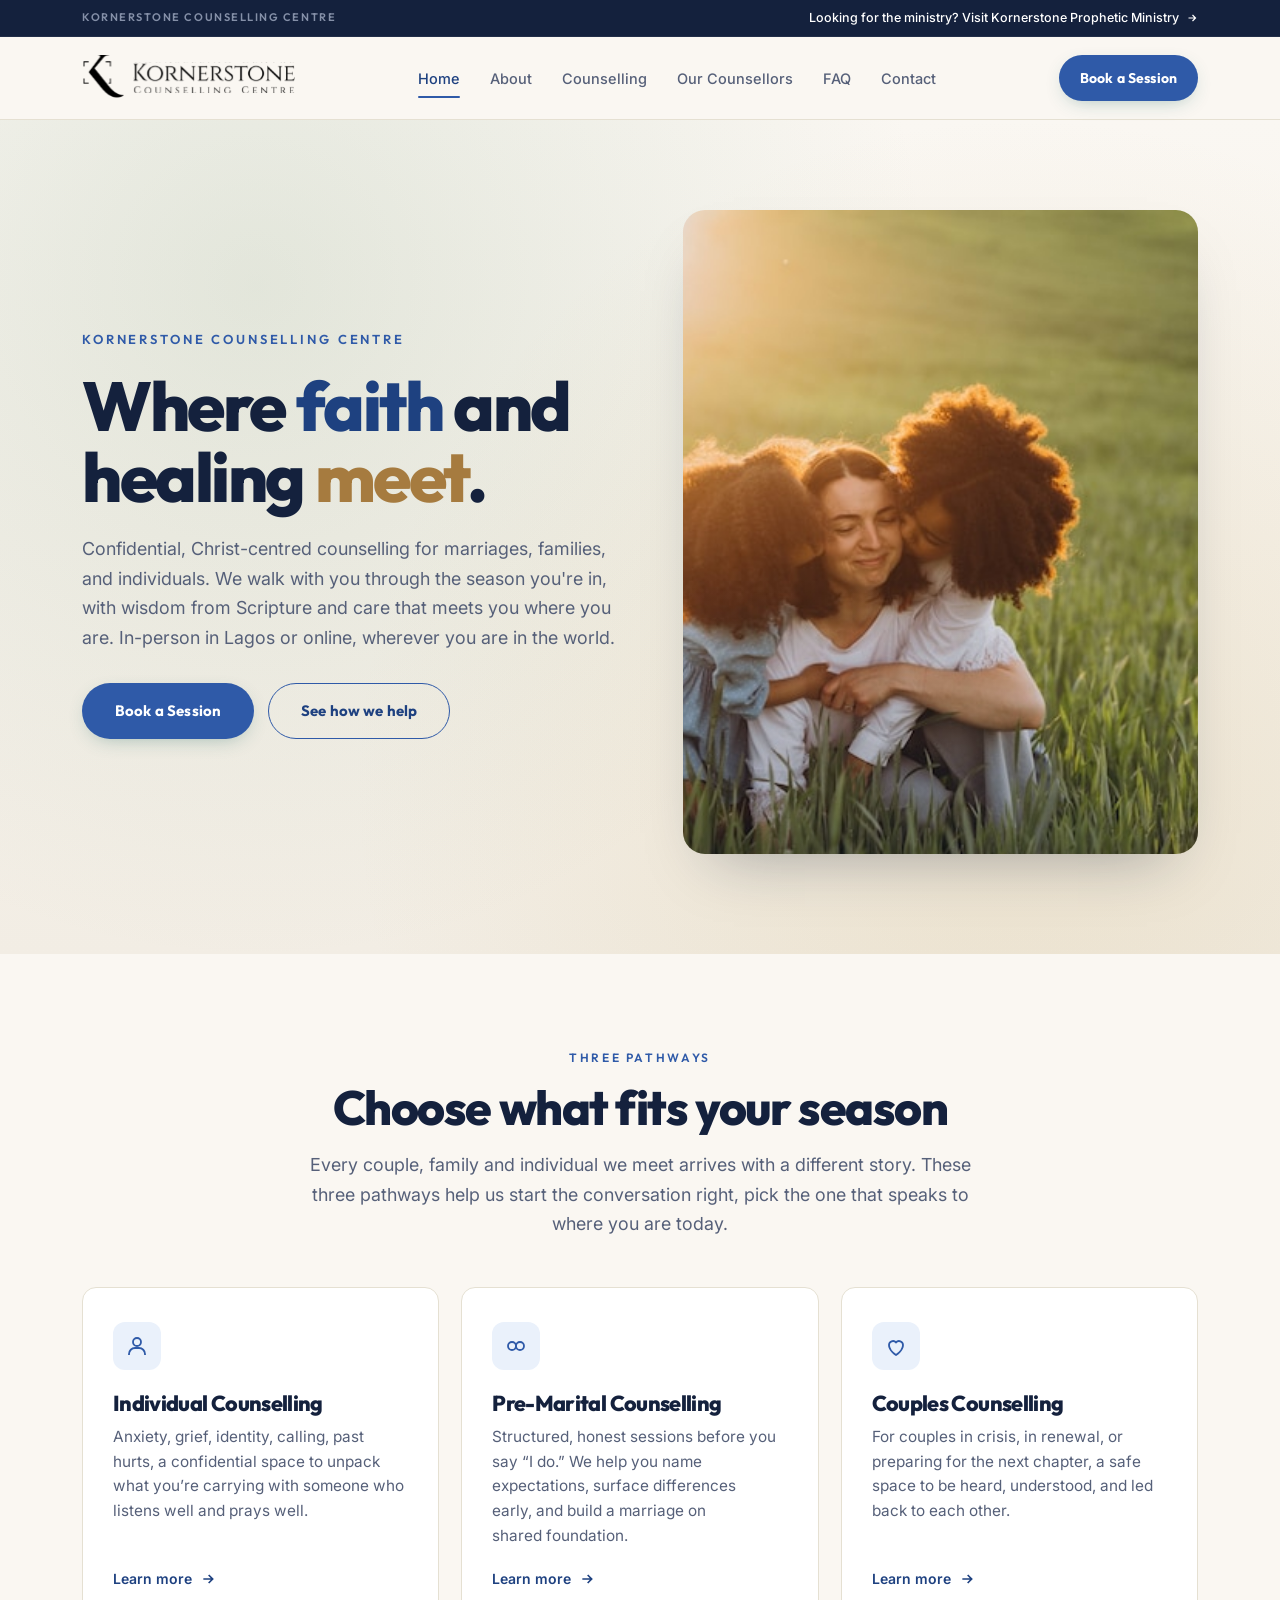
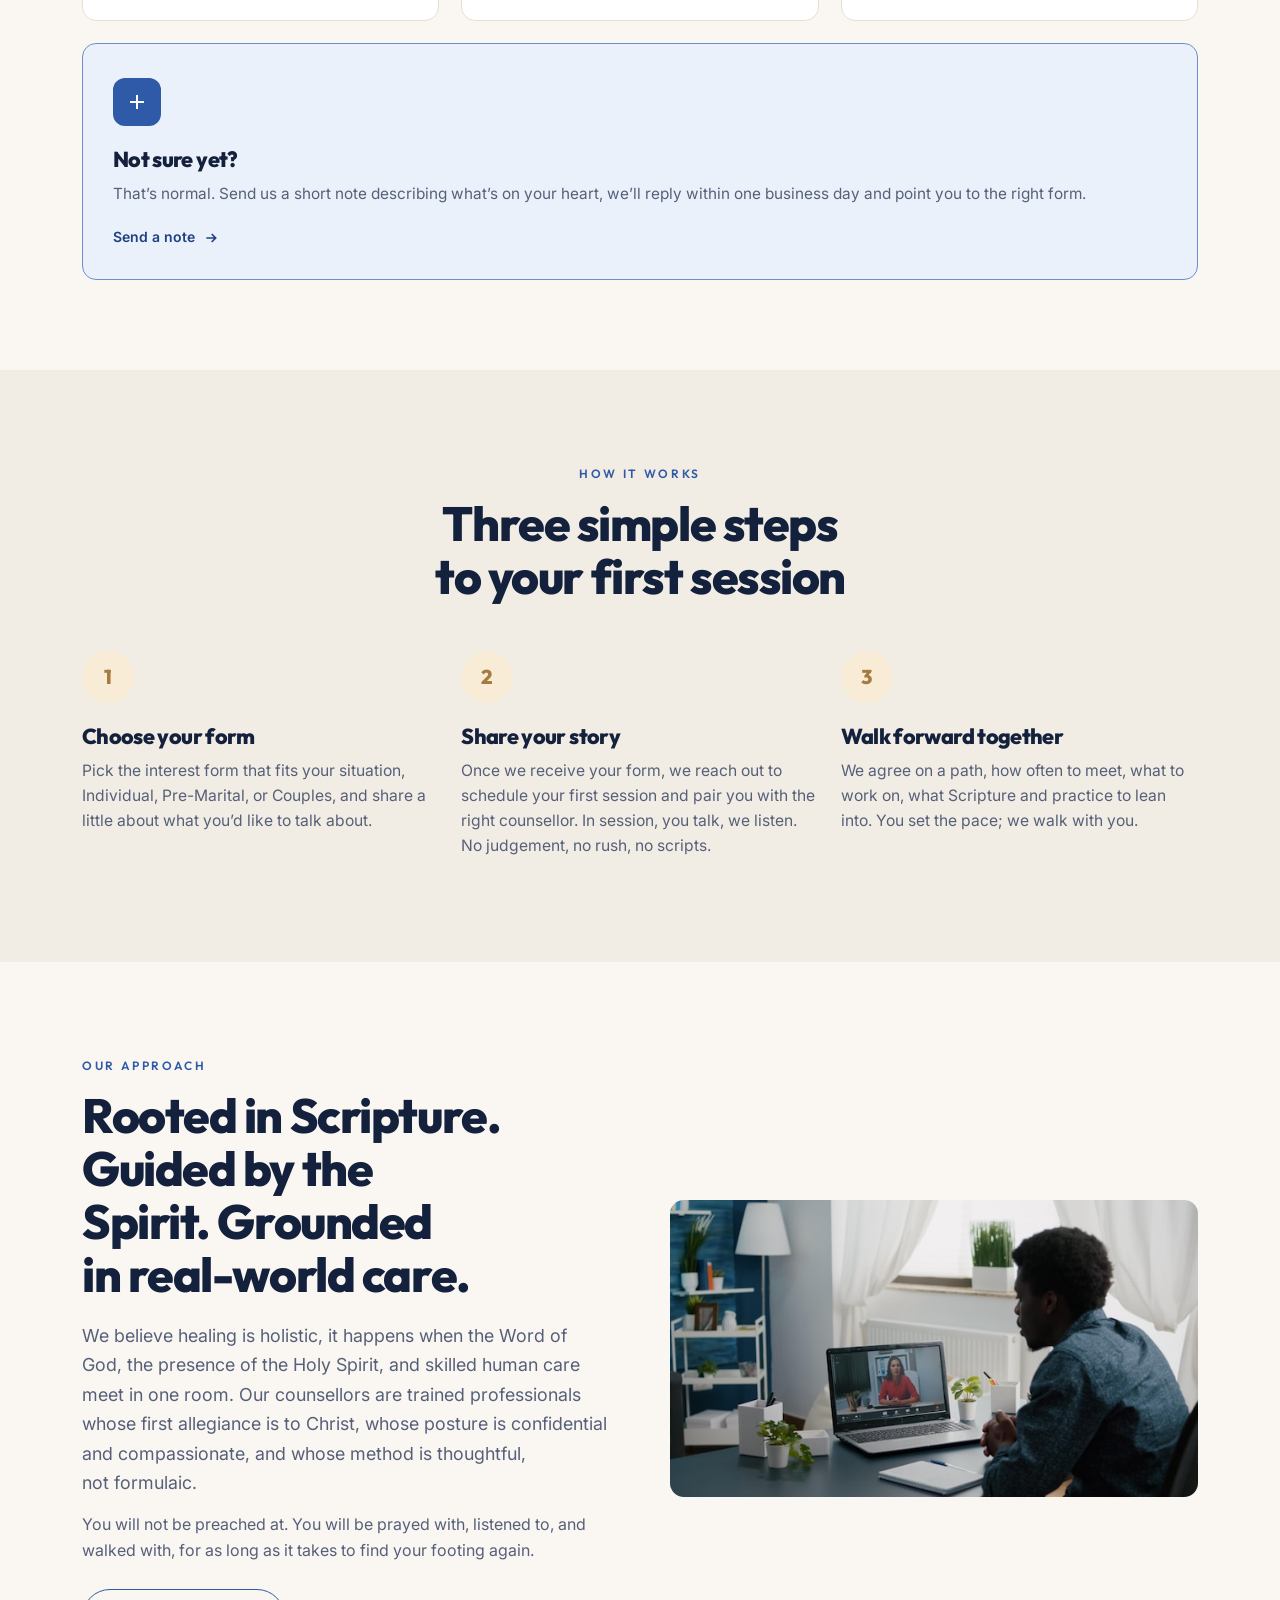
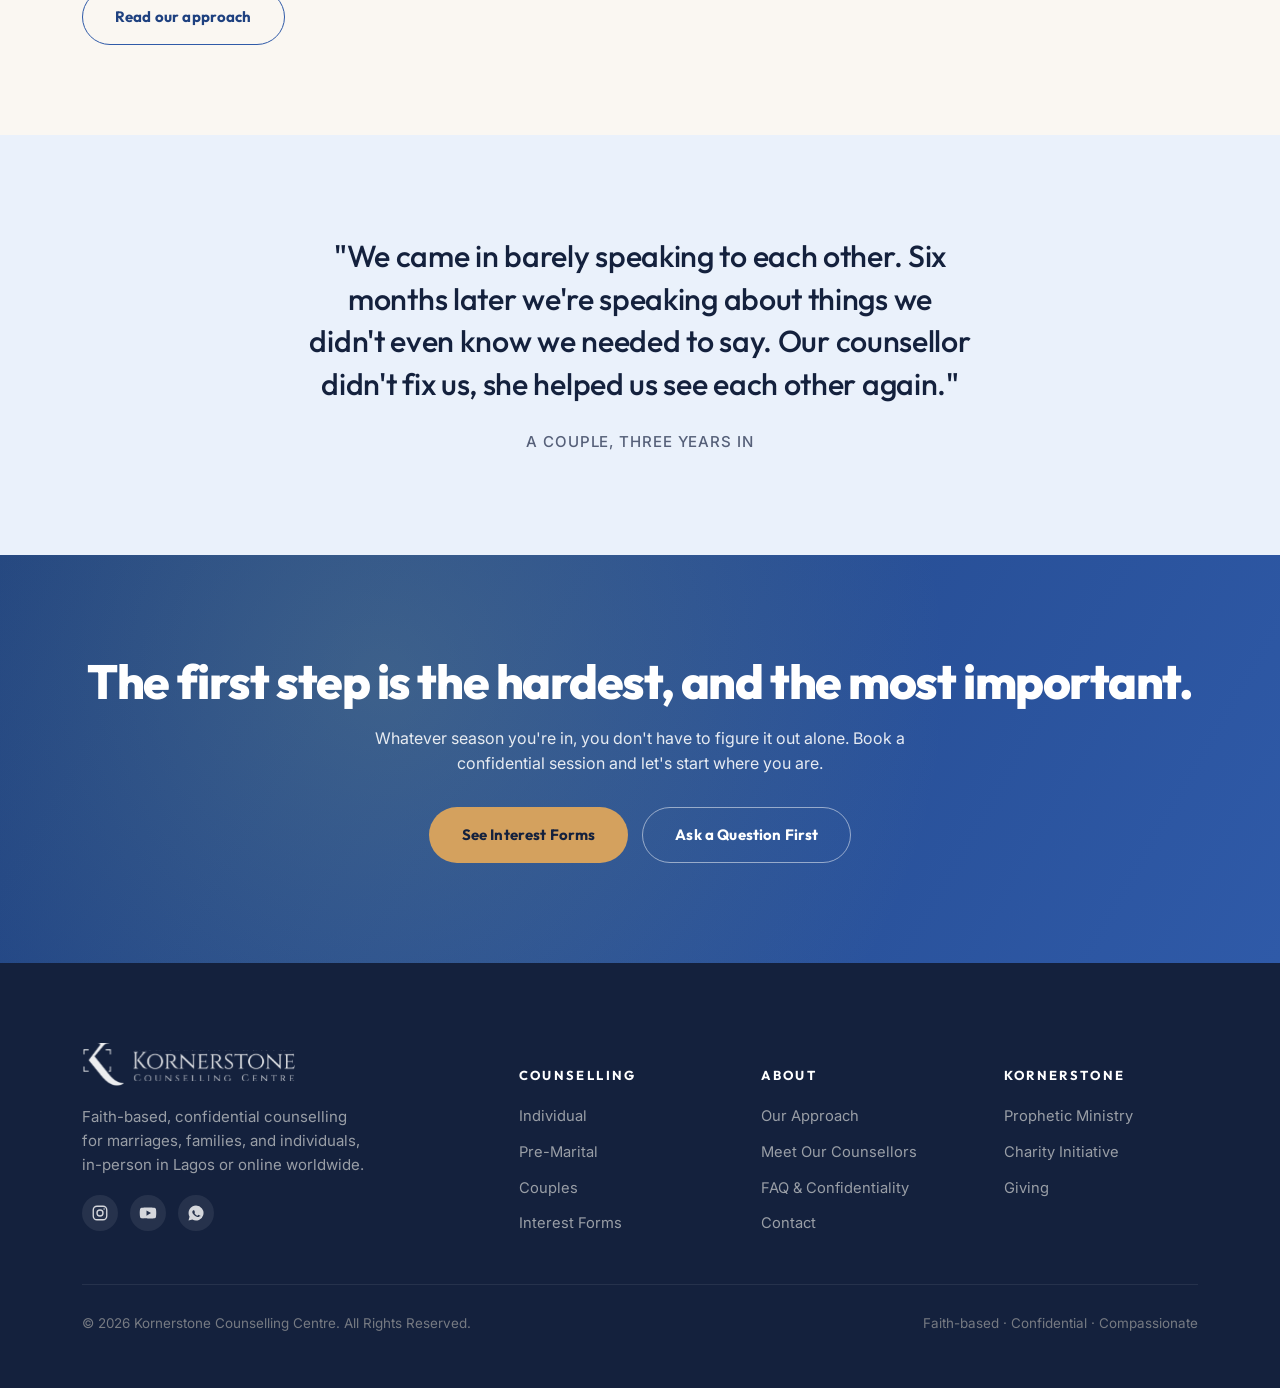
<file: index.html>
<!DOCTYPE html>
<html lang="en">
<head>
<meta charset="UTF-8" />
<meta name="viewport" content="width=device-width, initial-scale=1.0" />
<title>Kornerstone Counselling Centre, Faith-Based Marriage, Family &amp; Individual Counselling</title>
<meta name="description" content="Confidential Christian counselling in Lagos and online worldwide. Individual, pre-marital, and couples counselling, faith-based, judgement-free, strictly confidential." />
<link rel="preconnect" href="https://fonts.googleapis.com" />
<link rel="preconnect" href="https://fonts.gstatic.com" crossorigin />
<link href="https://fonts.googleapis.com/css2?family=Inter:wght@400;500;600;700&family=Outfit:wght@500;600;700;800&display=swap" rel="stylesheet" />
<link rel="stylesheet" href="assets/styles.css" />
<meta name="theme-color" content="#2a6f6a" />
<link rel="icon" type="image/png" href="assets/favicon.png" />
<link rel="shortcut icon" href="favicon.ico" />
<link rel="apple-touch-icon" href="assets/favicon.png" />
<meta property="og:type" content="website" />
<meta property="og:site_name" content="Kornerstone Counselling Centre" />
<meta property="og:title" content="Kornerstone Counselling Centre, Faith-Based Marriage, Family &amp; Individual Counselling" />
<meta property="og:description" content="Confidential Christian counselling in Lagos and online worldwide. Individual, pre-marital, and couples counselling, faith-based, judgement-free, strictly confidential." />
<meta property="og:url" content="https://kstonecc.org/" />
<meta property="og:image" content="https://kstonecc.org/assets/photography/og.jpg" />
<meta name="twitter:image" content="https://kstonecc.org/assets/photography/og.jpg" />
<meta name="twitter:card" content="summary_large_image" />
<meta name="twitter:title" content="Kornerstone Counselling Centre, Faith-Based Marriage, Family &amp; Individual Counselling" />
<meta name="twitter:description" content="Confidential Christian counselling in Lagos and online worldwide. Individual, pre-marital, and couples counselling, faith-based, judgement-free, strictly confidential." />
<link rel="canonical" href="https://kstonecc.org/" />
<script type="application/ld+json">
{
  "@context": "https://schema.org",
  "@type": "ProfessionalService",
  "name": "Kornerstone Counselling Centre",
  "description": "Faith-based Christian counselling for marriages, families, and individuals, in-person in Lagos or online worldwide.",
  "url": "https://kstonecc.org",
  "logo": "https://kstonecc.org/assets/favicon.png",
  "image": "https://kstonecc.org/assets/photography/og.jpg",
  "priceRange": "Contact for pricing",
  "telephone": "+2348090659426",
  "email": "kstone@kstonecc.org",
  "address": {
    "@type": "PostalAddress",
    "streetAddress": "6a, Norman Williams Street",
    "addressLocality": "Ikoyi",
    "addressRegion": "Lagos",
    "addressCountry": "NG"
  },
  "areaServed": "Worldwide",
  "serviceType": ["Marriage Counselling","Family Counselling","Pre-Marital Counselling","Individual Counselling","Ministry and Leadership Counselling"],
  "sameAs": ["https://kstonepm.org"]
}
</script>
</head>
<body>
<div class="sister-bar"><div class="container sister-bar__inner"><span class="sister-bar__who">Kornerstone Counselling Centre</span><a class="sister-bar__link" href="https://kstonepm.org" target="_blank" rel="noopener">Looking for the ministry? Visit Kornerstone Prophetic Ministry <svg width="12" height="12" viewBox="0 0 24 24" fill="none" stroke="currentColor" stroke-width="2.4" aria-hidden="true" style="vertical-align:-1px;margin-left:3px;"><path d="M5 12h14M13 6l6 6-6 6"/></svg></a></div></div>
<header class="site-header">
  <div class="container nav">
    <a href="index.html" class="logo" aria-label="Kornerstone Counselling Centre">
      <img src="assets/logo.svg" alt="Kornerstone" class="logo__lockup" width="270" height="58" />
    </a>
    <nav class="nav-links" aria-label="Primary">
      <a href="index.html" class="active">Home</a>
      <a href="about.html">About</a>
      <a href="counselling.html">Counselling</a>
      <a href="counsellors.html">Our Counsellors</a>
      <a href="faq.html">FAQ</a>
      <a href="contact.html">Contact</a>
    </nav>
    <div class="nav-cta">
      <a href="book.html" class="btn btn--teal btn--sm">Book a Session</a>
      <button class="nav-toggle" aria-label="Menu"><span></span><span></span><span></span></button>
    </div>
  </div>
</header>

<section class="hero hero--split">
  <div class="container hero__grid">
    <div class="hero__copy">
      <span class="hero__eyebrow">Kornerstone Counselling Centre</span>
      <h1 class="hero__title">Where <span class="t">faith</span> and<br />healing <span class="g">meet</span>.</h1>
      <p class="hero__support">Confidential, Christ-centred counselling for marriages, families, and individuals. We walk with you through the season you're in, with wisdom from Scripture and care that meets you where you are. In-person in Lagos or online, wherever you are in the world.</p>
      <div class="hero__actions">
        <a href="book.html" class="btn btn--teal">Book a Session</a>
        <a href="#pathways" class="btn btn--outline">See how we help</a>
      </div>
    </div>
    <div class="hero__media" aria-hidden="true">
      <img src="assets/photography/hero.jpg" alt="" width="720" height="900" />
    </div>
  </div>
</section>

<section class="section" id="pathways">
  <div class="container">
    <div class="center reveal" style="max-width:720px;margin:0 auto;">
      <span class="eyebrow">Three pathways</span>
      <h2 class="h-lg">Choose what fits your season</h2>
      <p class="lead center" style="margin-top:16px;">Every couple, family and individual we meet arrives with a different story. These three pathways help us start the conversation right, pick the one that speaks to where you are today.</p>
    </div>
    <div class="pathways">
      <a href="counselling.html#individual" class="pathway reveal">
        <div class="pathway__icon"><svg viewBox="0 0 24 24" fill="none" stroke="currentColor" stroke-width="1.8"><circle cx="12" cy="8" r="4"/><path d="M4 21v-1a6 6 0 0 1 6-6h4a6 6 0 0 1 6 6v1"/></svg></div>
        <h3>Individual Counselling</h3>
        <p>Anxiety, grief, identity, calling, past hurts, a confidential space to unpack what you’re carrying with someone who listens well and prays well.</p>
        <span class="pathway__arrow">Learn more <svg width="16" height="16" viewBox="0 0 24 24" fill="none" stroke="currentColor" stroke-width="2.5"><path d="M5 12h14M13 6l6 6-6 6"/></svg></span>
      </a>
      <a href="counselling.html#premarital" class="pathway reveal" data-delay="1">
        <div class="pathway__icon"><svg viewBox="0 0 24 24" fill="none" stroke="currentColor" stroke-width="1.8"><circle cx="8" cy="12" r="4"/><circle cx="16" cy="12" r="4"/></svg></div>
        <h3>Pre-Marital Counselling</h3>
        <p>Structured, honest sessions before you say “I do.” We help you name expectations, surface differences early, and build a marriage on shared foundation.</p>
        <span class="pathway__arrow">Learn more <svg width="16" height="16" viewBox="0 0 24 24" fill="none" stroke="currentColor" stroke-width="2.5"><path d="M5 12h14M13 6l6 6-6 6"/></svg></span>
      </a>
      <a href="counselling.html#couples" class="pathway reveal" data-delay="2">
        <div class="pathway__icon"><svg viewBox="0 0 24 24" fill="none" stroke="currentColor" stroke-width="1.8"><path d="M12 21s-7-4.5-7-10a4 4 0 0 1 7-2.6A4 4 0 0 1 19 11c0 5.5-7 10-7 10z"/></svg></div>
        <h3>Couples Counselling</h3>
        <p>For couples in crisis, in renewal, or preparing for the next chapter, a safe space to be heard, understood, and led back to each other.</p>
        <span class="pathway__arrow">Learn more <svg width="16" height="16" viewBox="0 0 24 24" fill="none" stroke="currentColor" stroke-width="2.5"><path d="M5 12h14M13 6l6 6-6 6"/></svg></span>
      </a>
      <a href="contact.html" class="pathway reveal" data-delay="3" style="background:var(--teal-50);border-color:var(--teal-2);grid-column:1/-1;">
        <div class="pathway__icon" style="background:var(--teal);color:#fff;"><svg viewBox="0 0 24 24" fill="none" stroke="currentColor" stroke-width="2"><path d="M12 5v14M5 12h14"/></svg></div>
        <h3>Not sure yet?</h3>
        <p>That’s normal. Send us a short note describing what’s on your heart, we’ll reply within one business day and point you to the right form.</p>
        <span class="pathway__arrow" style="color:var(--teal-d);">Send a note <svg width="16" height="16" viewBox="0 0 24 24" fill="none" stroke="currentColor" stroke-width="2.5"><path d="M5 12h14M13 6l6 6-6 6"/></svg></span>
      </a>
    
    </div>
  </div>
</section>

<section class="section section--paper">
  <div class="container">
    <div class="center reveal" style="max-width:720px;margin:0 auto;">
      <span class="eyebrow">How it works</span>
      <h2 class="h-lg">Three simple steps to your first session</h2>
    </div>
    <div class="steps">
      <div class="step reveal">
        <div class="step__num">1</div>
        <h3>Choose your form</h3>
        <p>Pick the interest form that fits your situation, Individual, Pre-Marital, or Couples, and share a little about what you’d like to talk about.</p>
      </div>
      <div class="step reveal" data-delay="1">
        <div class="step__num">2</div>
        <h3>Share your story</h3>
        <p>Once we receive your form, we reach out to schedule your first session and pair you with the right counsellor. In session, you talk, we listen. No judgement, no rush, no scripts.</p>
      </div>
      <div class="step reveal" data-delay="2">
        <div class="step__num">3</div>
        <h3>Walk forward together</h3>
        <p>We agree on a path, how often to meet, what to work on, what Scripture and practice to lean into. You set the pace; we walk with you.</p>
      </div>
    </div>
  </div>
</section>

<section class="section">
  <div class="container feature">
    <div class="feature__body reveal">
      <span class="eyebrow">Our approach</span>
      <h2 class="h-lg">Rooted in Scripture. Guided by the Spirit. Grounded in real-world care.</h2>
      <p class="lead">We believe healing is holistic, it happens when the Word of God, the presence of the Holy Spirit, and skilled human care meet in one room. Our counsellors are trained professionals whose first allegiance is to Christ, whose posture is confidential and compassionate, and whose method is thoughtful, not formulaic.</p>
      <p class="muted" style="margin-top:14px;">You will not be preached at. You will be prayed with, listened to, and walked with, for as long as it takes to find your footing again.</p>
      <div style="margin-top:26px;"><a href="about.html" class="btn btn--outline">Read our approach</a></div>
    </div>
    <div class="feature__media reveal" data-delay="1"><img src="assets/photography/approach.jpg" alt="A quiet counselling space at Kornerstone" loading="lazy" /></div>
  </div>
</section>

<section class="testimonial-band">
  <div class="container">
    <div class="testimonial reveal">
      <blockquote>"We came in barely speaking to each other. Six months later we're speaking about things we didn't even know we needed to say. Our counsellor didn't fix us, she helped us see each other again."</blockquote>
      <cite>A couple, three years in</cite>
    </div>
  </div>
</section>

<section class="cta-band">
  <div class="container">
    <h2 class="h-lg">The first step is the hardest, and the most important.</h2>
    <p>Whatever season you're in, you don't have to figure it out alone. Book a confidential session and let's start where you are.</p>
    <div class="hero__actions">
      <a href="book.html" class="btn btn--gold">See Interest Forms</a>
      <a href="contact.html" class="btn btn--outline-light">Ask a Question First</a>
    </div>
  </div>
</section>
<footer class="site-footer">
  <div class="container">
    <div class="footer-grid">
      <div class="footer-brand">
        <a href="index.html" class="logo logo--footer" style="color:#fff;">
          <img src="assets/logo.svg" alt="Kornerstone" class="logo__lockup logo__lockup--invert" width="240" height="52" />
        </a>
        <p>Faith-based, confidential counselling for marriages, families, and individuals, in-person in Lagos or online worldwide.</p>
        <div class="socials">
          <a href="https://instagram.com/kstone_pm" target="_blank" rel="noopener" aria-label="Instagram"><svg width="18" height="18" viewBox="0 0 24 24" fill="none" stroke="currentColor" stroke-width="1.8"><rect x="3" y="3" width="18" height="18" rx="5"/><circle cx="12" cy="12" r="4"/><circle cx="17.5" cy="6.5" r="1" fill="currentColor" stroke="none"/></svg></a>
          <a href="https://youtube.com/kstonecc" target="_blank" rel="noopener" aria-label="YouTube"><svg width="18" height="18" viewBox="0 0 24 24" fill="currentColor"><path d="M23 12s0-3.5-.45-5.2a2.6 2.6 0 0 0-1.8-1.85C18.95 4.5 12 4.5 12 4.5s-6.95 0-8.75.45A2.6 2.6 0 0 0 1.45 6.8C1 8.5 1 12 1 12s0 3.5.45 5.2a2.6 2.6 0 0 0 1.8 1.85c1.8.45 8.75.45 8.75.45s6.95 0 8.75-.45a2.6 2.6 0 0 0 1.8-1.85C23 15.5 23 12 23 12ZM10 15.5v-7l6 3.5Z"/></svg></a>
          <a href="https://wa.me/+2348090659426" target="_blank" rel="noopener" aria-label="WhatsApp"><svg width="18" height="18" viewBox="0 0 24 24" fill="currentColor"><path d="M12 2a10 10 0 0 0-8.6 15l-1.4 5 5.1-1.3A10 10 0 1 0 12 2Zm5.3 14.1c-.2.6-1.3 1.2-1.8 1.2-.5.1-1 .3-3.4-.7s-3.9-3.4-4-3.6-1-1.3-1-2.5.6-1.8.9-2c.2-.3.5-.3.6-.3h.5c.2 0 .4 0 .6.5l.8 2c.1.2.1.4 0 .5l-.4.5c-.2.2-.3.4-.1.7s.7 1.2 1.5 1.9c1 .9 1.8 1.1 2.1 1.3.2.1.4 0 .5-.1l.7-.9c.2-.3.4-.2.6-.1l1.9.9c.2.1.4.2.4.3.1.2.1.5 0 1Z"/></svg></a>
        </div>
      </div>
      <div class="footer">
        <h5>Counselling</h5>
        <ul class="footer-links">
          <li><a href="counselling.html#individual">Individual</a></li>
          <li><a href="counselling.html#premarital">Pre-Marital</a></li>
          <li><a href="counselling.html#couples">Couples</a></li>
          <li><a href="book.html">Interest Forms</a></li>
        </ul>
      </div>
      <div class="footer">
        <h5>About</h5>
        <ul class="footer-links">
          <li><a href="about.html">Our Approach</a></li>
          <li><a href="counsellors.html">Meet Our Counsellors</a></li>
          <li><a href="faq.html">FAQ &amp; Confidentiality</a></li>
          <li><a href="contact.html">Contact</a></li>
        </ul>
      </div>
      <div class="footer">
        <h5>Kornerstone</h5>
        <ul class="footer-links">
          <li><a href="https://kstonepm.org" target="_blank" rel="noopener">Prophetic Ministry</a></li>
          <li><a href="https://kstonepm.org/charity.html" target="_blank" rel="noopener">Charity Initiative</a></li>
          <li><a href="https://kstonepm.org/giving.html" target="_blank" rel="noopener">Giving</a></li>
        </ul>
      </div>
    </div>
    <div class="footer-bottom">
      <p>&copy; <span id="year">2026</span> Kornerstone Counselling Centre. All Rights Reserved.</p>
      <p>Faith-based · Confidential · Compassionate</p>
    </div>
  </div>
</footer>
<script src="assets/script.js" defer></script>
</body>
</html>
</file>
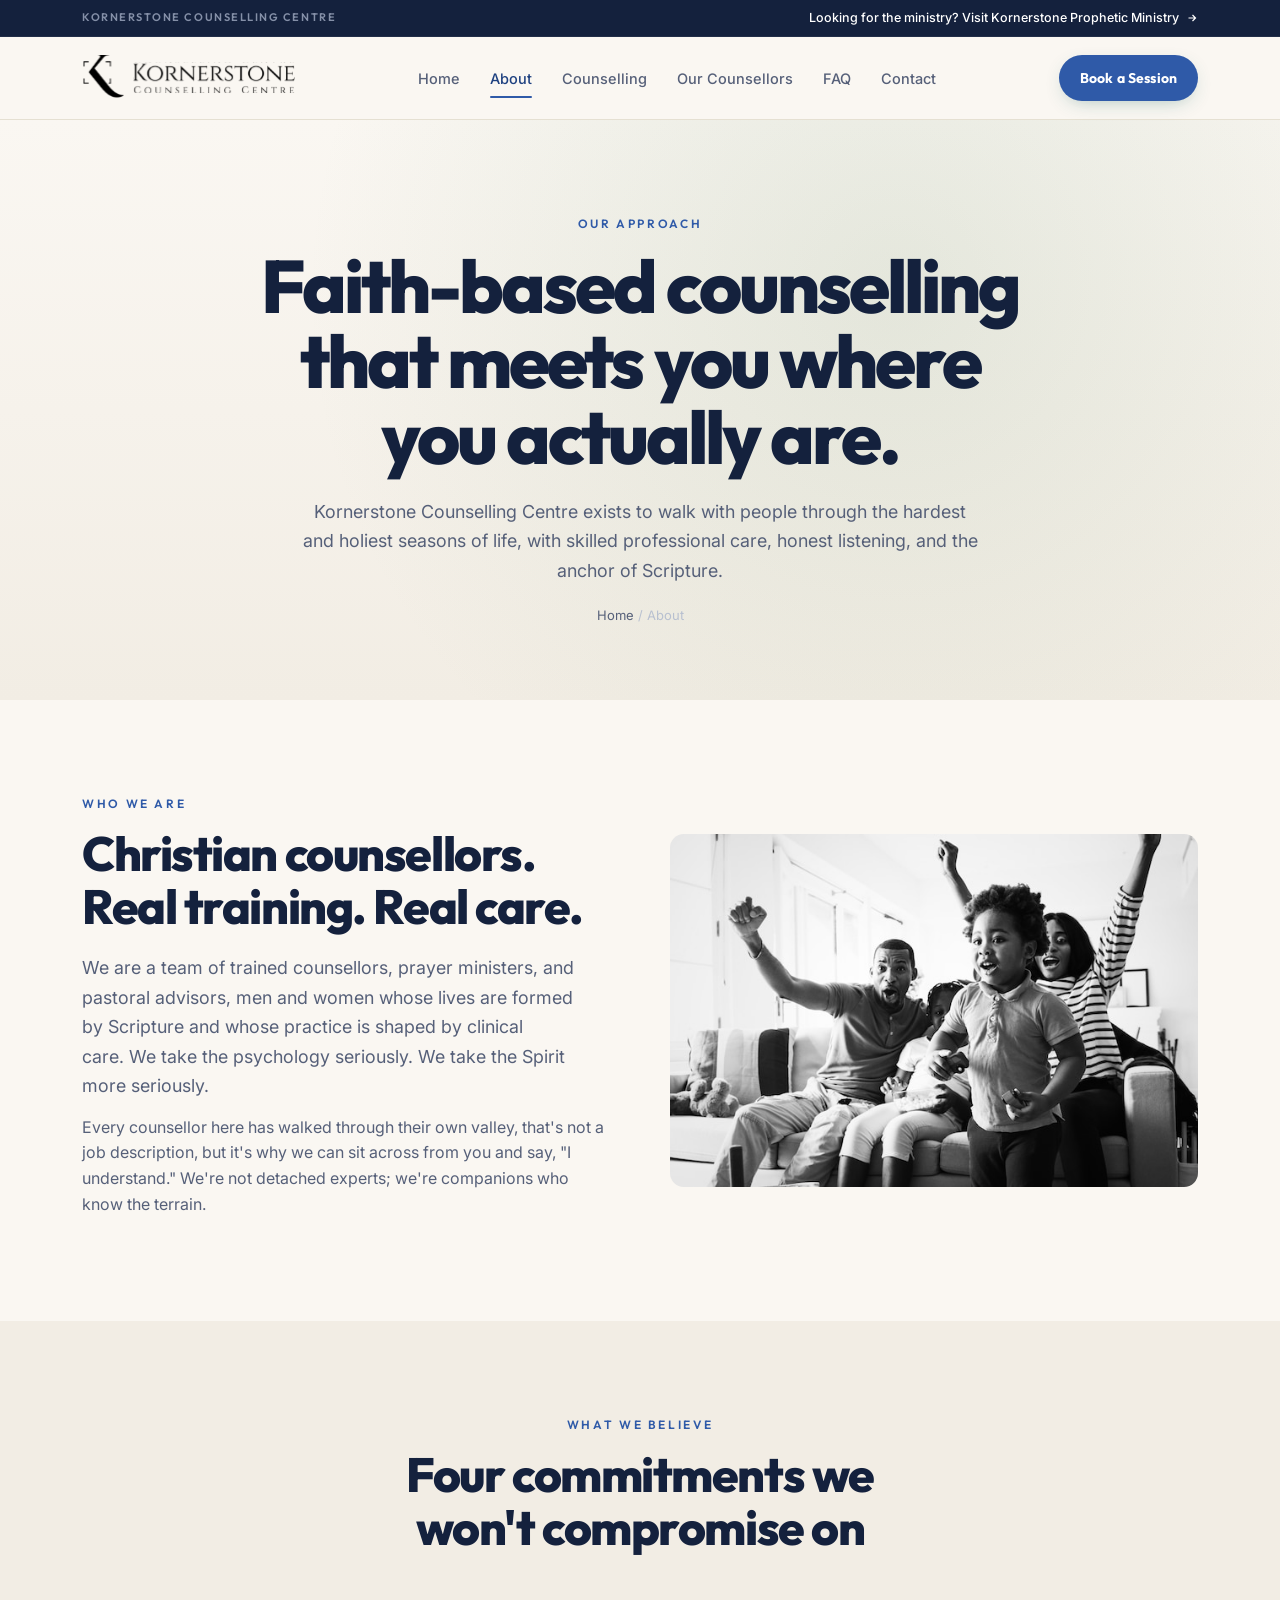
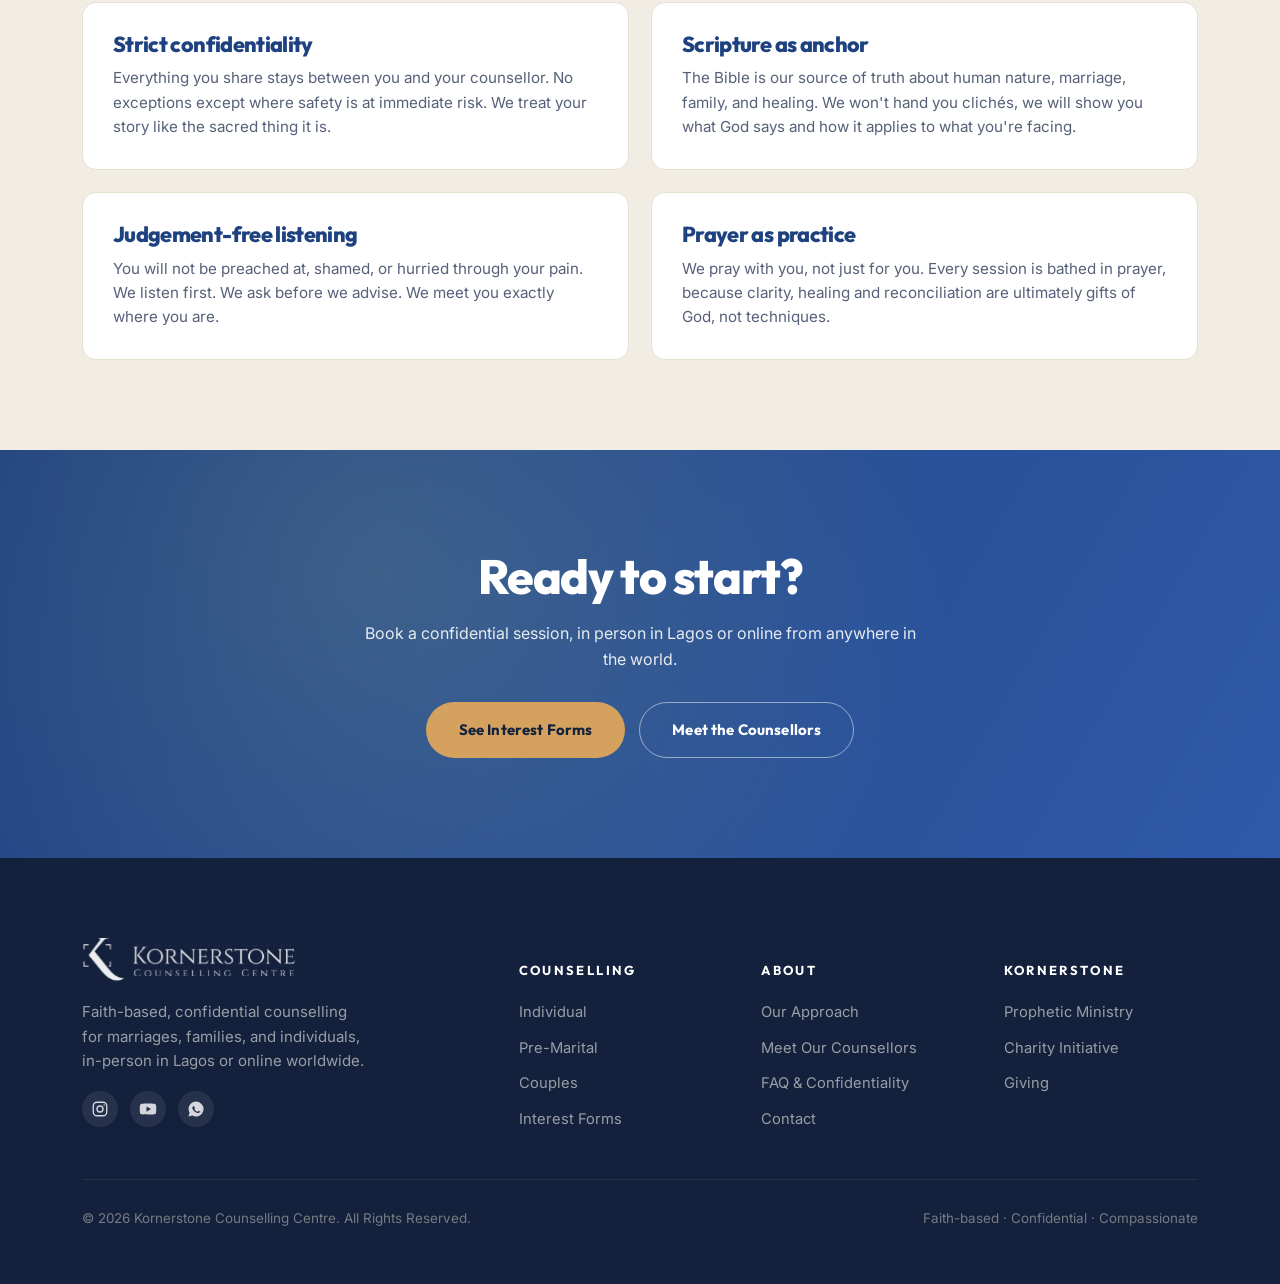
<file: about.html>
<!DOCTYPE html>
<html lang="en">
<head>
<meta charset="UTF-8" />
<meta name="viewport" content="width=device-width, initial-scale=1.0" />
<title>About, Kornerstone Counselling Centre</title>
<meta name="description" content="Faith-based Christian counselling rooted in Scripture, guided by the Spirit, and grounded in real-world professional care. Meet our approach and commitments." />
<link rel="preconnect" href="https://fonts.googleapis.com" />
<link rel="preconnect" href="https://fonts.gstatic.com" crossorigin />
<link href="https://fonts.googleapis.com/css2?family=Inter:wght@400;500;600;700&family=Outfit:wght@500;600;700;800&display=swap" rel="stylesheet" />
<link rel="stylesheet" href="assets/styles.css" />
<meta name="theme-color" content="#2a6f6a" />
<link rel="icon" type="image/png" href="assets/favicon.png" />
<link rel="shortcut icon" href="favicon.ico" />
<link rel="apple-touch-icon" href="assets/favicon.png" />
<meta property="og:type" content="website" />
<meta property="og:site_name" content="Kornerstone Counselling Centre" />
<meta property="og:title" content="About, Kornerstone Counselling Centre" />
<meta property="og:description" content="Faith-based Christian counselling rooted in Scripture, guided by the Spirit, and grounded in real-world professional care. Meet our approach and commitments." />
<meta property="og:url" content="https://kstonecc.org/about.html" />
<meta property="og:image" content="https://kstonecc.org/assets/photography/og.jpg" />
<meta name="twitter:image" content="https://kstonecc.org/assets/photography/og.jpg" />
<meta name="twitter:card" content="summary_large_image" />
<meta name="twitter:title" content="About, Kornerstone Counselling Centre" />
<meta name="twitter:description" content="Faith-based Christian counselling rooted in Scripture, guided by the Spirit, and grounded in real-world professional care. Meet our approach and commitments." />
<link rel="canonical" href="https://kstonecc.org/about.html" />
<script type="application/ld+json">
{
  "@context": "https://schema.org",
  "@type": "ProfessionalService",
  "name": "Kornerstone Counselling Centre",
  "description": "Faith-based Christian counselling for marriages, families, and individuals, in-person in Lagos or online worldwide.",
  "url": "https://kstonecc.org",
  "logo": "https://kstonecc.org/assets/favicon.png",
  "image": "https://kstonecc.org/assets/photography/og.jpg",
  "priceRange": "Contact for pricing",
  "telephone": "+2348090659426",
  "email": "kstone@kstonecc.org",
  "address": {
    "@type": "PostalAddress",
    "streetAddress": "6a, Norman Williams Street",
    "addressLocality": "Ikoyi",
    "addressRegion": "Lagos",
    "addressCountry": "NG"
  },
  "areaServed": "Worldwide",
  "serviceType": ["Marriage Counselling","Family Counselling","Pre-Marital Counselling","Individual Counselling","Ministry and Leadership Counselling"],
  "sameAs": ["https://kstonepm.org"]
}
</script>
</head>
<body>
<div class="sister-bar"><div class="container sister-bar__inner"><span class="sister-bar__who">Kornerstone Counselling Centre</span><a class="sister-bar__link" href="https://kstonepm.org" target="_blank" rel="noopener">Looking for the ministry? Visit Kornerstone Prophetic Ministry <svg width="12" height="12" viewBox="0 0 24 24" fill="none" stroke="currentColor" stroke-width="2.4" aria-hidden="true" style="vertical-align:-1px;margin-left:3px;"><path d="M5 12h14M13 6l6 6-6 6"/></svg></a></div></div>
<header class="site-header">
  <div class="container nav">
    <a href="index.html" class="logo" aria-label="Kornerstone Counselling Centre">
      <img src="assets/logo.svg" alt="Kornerstone" class="logo__lockup" width="270" height="58" />
    </a>
    <nav class="nav-links" aria-label="Primary">
      <a href="index.html">Home</a>
      <a href="about.html" class="active">About</a>
      <a href="counselling.html">Counselling</a>
      <a href="counsellors.html">Our Counsellors</a>
      <a href="faq.html">FAQ</a>
      <a href="contact.html">Contact</a>
    </nav>
    <div class="nav-cta">
      <a href="book.html" class="btn btn--teal btn--sm">Book a Session</a>
      <button class="nav-toggle" aria-label="Menu"><span></span><span></span><span></span></button>
    </div>
  </div>
</header>

<section class="page-hero">
  <div class="container">
    <span class="eyebrow reveal">Our approach</span>
    <h1 class="h-xl reveal" data-delay="1">Faith-based counselling that meets you where you actually are.</h1>
    <p class="lead center reveal" data-delay="2" style="margin:22px auto 0;">Kornerstone Counselling Centre exists to walk with people through the hardest and holiest seasons of life, with skilled professional care, honest listening, and the anchor of Scripture.</p>
    <p class="crumb reveal" data-delay="2"><a href="index.html">Home</a> / About</p>
  </div>
</section>

<section class="section">
  <div class="container feature">
    <div class="feature__body reveal">
      <span class="eyebrow">Who we are</span>
      <h2 class="h-lg">Christian counsellors. Real training. Real care.</h2>
      <p class="lead">We are a team of trained counsellors, prayer ministers, and pastoral advisors, men and women whose lives are formed by Scripture and whose practice is shaped by clinical care. We take the psychology seriously. We take the Spirit more seriously.</p>
      <p class="muted" style="margin-top:14px;">Every counsellor here has walked through their own valley, that's not a job description, but it's why we can sit across from you and say, "I understand." We're not detached experts; we're companions who know the terrain.</p>
    </div>
    <div class="feature__media reveal" data-delay="1"><img src="assets/photography/about.jpg" alt="Kornerstone counselling team" loading="lazy" /></div>
  </div>
</section>

<section class="section section--paper">
  <div class="container">
    <div class="center reveal" style="max-width:720px;margin:0 auto;">
      <span class="eyebrow">What we believe</span>
      <h2 class="h-lg">Four commitments we won't compromise on</h2>
    </div>
    <div class="approach-grid">
      <div class="approach-card reveal">
        <h3>Strict confidentiality</h3>
        <p>Everything you share stays between you and your counsellor. No exceptions except where safety is at immediate risk. We treat your story like the sacred thing it is.</p>
      </div>
      <div class="approach-card reveal" data-delay="1">
        <h3>Scripture as anchor</h3>
        <p>The Bible is our source of truth about human nature, marriage, family, and healing. We won't hand you clichés, we will show you what God says and how it applies to what you're facing.</p>
      </div>
      <div class="approach-card reveal">
        <h3>Judgement-free listening</h3>
        <p>You will not be preached at, shamed, or hurried through your pain. We listen first. We ask before we advise. We meet you exactly where you are.</p>
      </div>
      <div class="approach-card reveal" data-delay="1">
        <h3>Prayer as practice</h3>
        <p>We pray with you, not just for you. Every session is bathed in prayer, because clarity, healing and reconciliation are ultimately gifts of God, not techniques.</p>
      </div>
    </div>
  </div>
</section>

<section class="cta-band">
  <div class="container">
    <h2 class="h-lg">Ready to start?</h2>
    <p>Book a confidential session, in person in Lagos or online from anywhere in the world.</p>
    <div class="hero__actions">
      <a href="book.html" class="btn btn--gold">See Interest Forms</a>
      <a href="counsellors.html" class="btn btn--outline-light">Meet the Counsellors</a>
    </div>
  </div>
</section>
<footer class="site-footer">
  <div class="container">
    <div class="footer-grid">
      <div class="footer-brand">
        <a href="index.html" class="logo logo--footer" style="color:#fff;">
          <img src="assets/logo.svg" alt="Kornerstone" class="logo__lockup logo__lockup--invert" width="240" height="52" />
        </a>
        <p>Faith-based, confidential counselling for marriages, families, and individuals, in-person in Lagos or online worldwide.</p>
        <div class="socials">
          <a href="https://instagram.com/kstone_pm" target="_blank" rel="noopener" aria-label="Instagram"><svg width="18" height="18" viewBox="0 0 24 24" fill="none" stroke="currentColor" stroke-width="1.8"><rect x="3" y="3" width="18" height="18" rx="5"/><circle cx="12" cy="12" r="4"/><circle cx="17.5" cy="6.5" r="1" fill="currentColor" stroke="none"/></svg></a>
          <a href="https://youtube.com/kstonecc" target="_blank" rel="noopener" aria-label="YouTube"><svg width="18" height="18" viewBox="0 0 24 24" fill="currentColor"><path d="M23 12s0-3.5-.45-5.2a2.6 2.6 0 0 0-1.8-1.85C18.95 4.5 12 4.5 12 4.5s-6.95 0-8.75.45A2.6 2.6 0 0 0 1.45 6.8C1 8.5 1 12 1 12s0 3.5.45 5.2a2.6 2.6 0 0 0 1.8 1.85c1.8.45 8.75.45 8.75.45s6.95 0 8.75-.45a2.6 2.6 0 0 0 1.8-1.85C23 15.5 23 12 23 12ZM10 15.5v-7l6 3.5Z"/></svg></a>
          <a href="https://wa.me/+2348090659426" target="_blank" rel="noopener" aria-label="WhatsApp"><svg width="18" height="18" viewBox="0 0 24 24" fill="currentColor"><path d="M12 2a10 10 0 0 0-8.6 15l-1.4 5 5.1-1.3A10 10 0 1 0 12 2Zm5.3 14.1c-.2.6-1.3 1.2-1.8 1.2-.5.1-1 .3-3.4-.7s-3.9-3.4-4-3.6-1-1.3-1-2.5.6-1.8.9-2c.2-.3.5-.3.6-.3h.5c.2 0 .4 0 .6.5l.8 2c.1.2.1.4 0 .5l-.4.5c-.2.2-.3.4-.1.7s.7 1.2 1.5 1.9c1 .9 1.8 1.1 2.1 1.3.2.1.4 0 .5-.1l.7-.9c.2-.3.4-.2.6-.1l1.9.9c.2.1.4.2.4.3.1.2.1.5 0 1Z"/></svg></a>
        </div>
      </div>
      <div class="footer">
        <h5>Counselling</h5>
        <ul class="footer-links">
          <li><a href="counselling.html#individual">Individual</a></li>
          <li><a href="counselling.html#premarital">Pre-Marital</a></li>
          <li><a href="counselling.html#couples">Couples</a></li>
          <li><a href="book.html">Interest Forms</a></li>
        </ul>
      </div>
      <div class="footer">
        <h5>About</h5>
        <ul class="footer-links">
          <li><a href="about.html">Our Approach</a></li>
          <li><a href="counsellors.html">Meet Our Counsellors</a></li>
          <li><a href="faq.html">FAQ &amp; Confidentiality</a></li>
          <li><a href="contact.html">Contact</a></li>
        </ul>
      </div>
      <div class="footer">
        <h5>Kornerstone</h5>
        <ul class="footer-links">
          <li><a href="https://kstonepm.org" target="_blank" rel="noopener">Prophetic Ministry</a></li>
          <li><a href="https://kstonepm.org/charity.html" target="_blank" rel="noopener">Charity Initiative</a></li>
          <li><a href="https://kstonepm.org/giving.html" target="_blank" rel="noopener">Giving</a></li>
        </ul>
      </div>
    </div>
    <div class="footer-bottom">
      <p>&copy; <span id="year">2026</span> Kornerstone Counselling Centre. All Rights Reserved.</p>
      <p>Faith-based · Confidential · Compassionate</p>
    </div>
  </div>
</footer>
<script src="assets/script.js" defer></script>
</body>
</html>
</file>
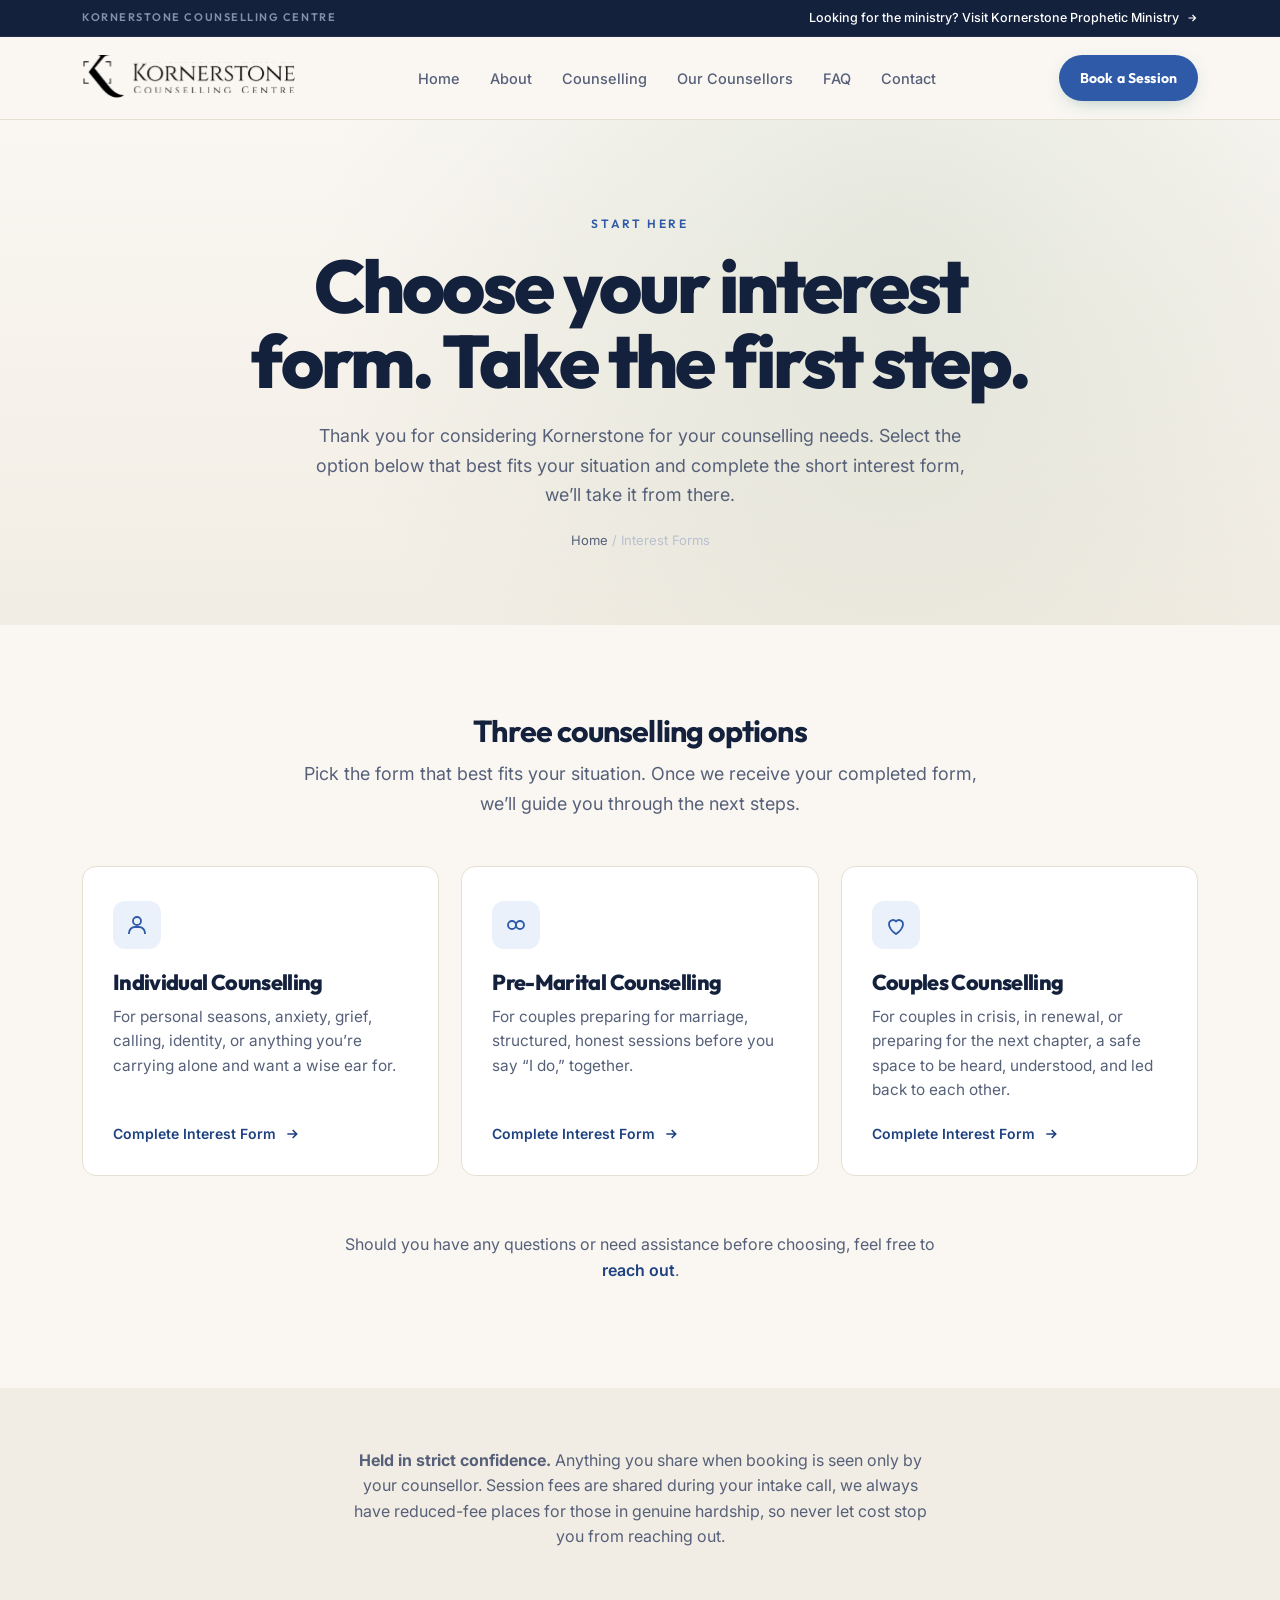
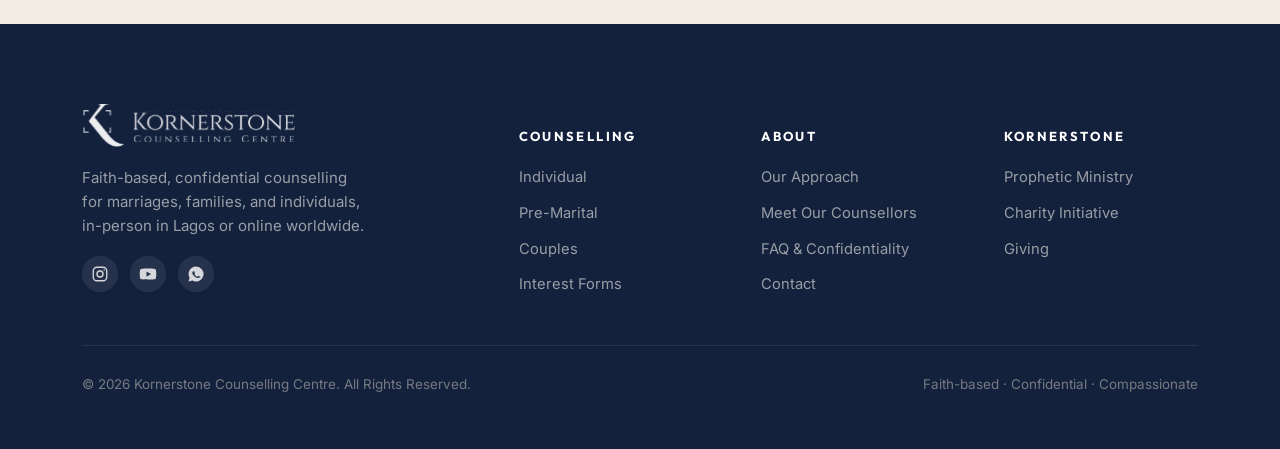
<file: book.html>
<!DOCTYPE html>
<html lang="en">
<head>
<meta charset="UTF-8" />
<meta name="viewport" content="width=device-width, initial-scale=1.0" />
<title>Book a Session, Kornerstone Counselling Centre</title>
<meta name="description" content="Book a confidential counselling session at Kornerstone Counselling Centre, free 15-minute intake call or full session, in-person in Lagos or online worldwide." />
<link rel="preconnect" href="https://fonts.googleapis.com" />
<link rel="preconnect" href="https://fonts.gstatic.com" crossorigin />
<link href="https://fonts.googleapis.com/css2?family=Inter:wght@400;500;600;700&family=Outfit:wght@500;600;700;800&display=swap" rel="stylesheet" />
<link rel="stylesheet" href="assets/styles.css" />
<meta name="theme-color" content="#2a6f6a" />
<link rel="icon" type="image/png" href="assets/favicon.png" />
<link rel="shortcut icon" href="favicon.ico" />
<link rel="apple-touch-icon" href="assets/favicon.png" />
<meta property="og:type" content="website" />
<meta property="og:site_name" content="Kornerstone Counselling Centre" />
<meta property="og:title" content="Book a Session, Kornerstone Counselling Centre" />
<meta property="og:description" content="Book a confidential counselling session at Kornerstone Counselling Centre, free 15-minute intake call or full session, in-person in Lagos or online worldwide." />
<meta property="og:url" content="https://kstonecc.org/book.html" />
<meta property="og:image" content="https://kstonecc.org/assets/photography/og.jpg" />
<meta name="twitter:image" content="https://kstonecc.org/assets/photography/og.jpg" />
<meta name="twitter:card" content="summary_large_image" />
<meta name="twitter:title" content="Book a Session, Kornerstone Counselling Centre" />
<meta name="twitter:description" content="Book a confidential counselling session at Kornerstone Counselling Centre, free 15-minute intake call or full session, in-person in Lagos or online worldwide." />
<link rel="canonical" href="https://kstonecc.org/book.html" />
<script type="application/ld+json">
{
  "@context": "https://schema.org",
  "@type": "ProfessionalService",
  "name": "Kornerstone Counselling Centre",
  "description": "Faith-based Christian counselling for marriages, families, and individuals, in-person in Lagos or online worldwide.",
  "url": "https://kstonecc.org",
  "logo": "https://kstonecc.org/assets/favicon.png",
  "image": "https://kstonecc.org/assets/photography/og.jpg",
  "priceRange": "Contact for pricing",
  "telephone": "+2348090659426",
  "email": "kstone@kstonecc.org",
  "address": {
    "@type": "PostalAddress",
    "streetAddress": "6a, Norman Williams Street",
    "addressLocality": "Ikoyi",
    "addressRegion": "Lagos",
    "addressCountry": "NG"
  },
  "areaServed": "Worldwide",
  "serviceType": ["Marriage Counselling","Family Counselling","Pre-Marital Counselling","Individual Counselling","Ministry and Leadership Counselling"],
  "sameAs": ["https://kstonepm.org"]
}
</script>
</head>
<body>
<div class="sister-bar"><div class="container sister-bar__inner"><span class="sister-bar__who">Kornerstone Counselling Centre</span><a class="sister-bar__link" href="https://kstonepm.org" target="_blank" rel="noopener">Looking for the ministry? Visit Kornerstone Prophetic Ministry <svg width="12" height="12" viewBox="0 0 24 24" fill="none" stroke="currentColor" stroke-width="2.4" aria-hidden="true" style="vertical-align:-1px;margin-left:3px;"><path d="M5 12h14M13 6l6 6-6 6"/></svg></a></div></div>
<header class="site-header">
  <div class="container nav">
    <a href="index.html" class="logo" aria-label="Kornerstone Counselling Centre">
      <img src="assets/logo.svg" alt="Kornerstone" class="logo__lockup" width="270" height="58" />
    </a>
    <nav class="nav-links" aria-label="Primary">
      <a href="index.html">Home</a>
      <a href="about.html">About</a>
      <a href="counselling.html">Counselling</a>
      <a href="counsellors.html">Our Counsellors</a>
      <a href="faq.html">FAQ</a>
      <a href="contact.html">Contact</a>
    </nav>
    <div class="nav-cta">
      <a href="book.html" class="btn btn--teal btn--sm">Book a Session</a>
      <button class="nav-toggle" aria-label="Menu"><span></span><span></span><span></span></button>
    </div>
  </div>
</header>

<section class="page-hero">
  <div class="container">
    <span class="eyebrow reveal">Start here</span>
    <h1 class="h-xl reveal" data-delay="1">Choose your interest form. Take the first step.</h1>
    <p class="lead center reveal" data-delay="2" style="margin:22px auto 0;">Thank you for considering Kornerstone for your counselling needs. Select the option below that best fits your situation and complete the short interest form, we’ll take it from there.</p>
    <p class="crumb reveal" data-delay="2"><a href="index.html">Home</a> / Interest Forms</p>
  </div>
</section>

<section class="section">
  <div class="container">
    <div class="center reveal" style="max-width:760px;margin:0 auto 12px;">
      <h2 class="h-md">Three counselling options</h2>
      <p class="lead center" style="margin-top:12px;">Pick the form that best fits your situation. Once we receive your completed form, we’ll guide you through the next steps.</p>
    </div>

    <div class="pathways" style="grid-template-columns:repeat(3,1fr);">
      <a href="https://forms.gle/1xJPGNfhMKDYLy4x5" target="_blank" rel="noopener" class="pathway reveal" style="text-decoration:none;color:inherit;">
        <div class="pathway__icon"><svg viewBox="0 0 24 24" fill="none" stroke="currentColor" stroke-width="1.8"><circle cx="12" cy="8" r="4"/><path d="M4 21v-1a6 6 0 0 1 6-6h4a6 6 0 0 1 6 6v1"/></svg></div>
        <h3>Individual Counselling</h3>
        <p>For personal seasons, anxiety, grief, calling, identity, or anything you’re carrying alone and want a wise ear for.</p>
        <span class="pathway__arrow">Complete Interest Form <svg width="16" height="16" viewBox="0 0 24 24" fill="none" stroke="currentColor" stroke-width="2.5"><path d="M5 12h14M13 6l6 6-6 6"/></svg></span>
      </a>
      <a href="https://forms.gle/3WkwNaWp4E5Je8GV9" target="_blank" rel="noopener" class="pathway reveal" data-delay="1" style="text-decoration:none;color:inherit;">
        <div class="pathway__icon"><svg viewBox="0 0 24 24" fill="none" stroke="currentColor" stroke-width="1.8"><circle cx="8" cy="12" r="4"/><circle cx="16" cy="12" r="4"/></svg></div>
        <h3>Pre-Marital Counselling</h3>
        <p>For couples preparing for marriage, structured, honest sessions before you say “I do,” together.</p>
        <span class="pathway__arrow">Complete Interest Form <svg width="16" height="16" viewBox="0 0 24 24" fill="none" stroke="currentColor" stroke-width="2.5"><path d="M5 12h14M13 6l6 6-6 6"/></svg></span>
      </a>
      <a href="https://forms.gle/fNmW3p5ragTMfn6N9" target="_blank" rel="noopener" class="pathway reveal" data-delay="2" style="text-decoration:none;color:inherit;">
        <div class="pathway__icon"><svg viewBox="0 0 24 24" fill="none" stroke="currentColor" stroke-width="1.8"><path d="M12 21s-7-4.5-7-10a4 4 0 0 1 7-2.6A4 4 0 0 1 19 11c0 5.5-7 10-7 10z"/></svg></div>
        <h3>Couples Counselling</h3>
        <p>For couples in crisis, in renewal, or preparing for the next chapter, a safe space to be heard, understood, and led back to each other.</p>
        <span class="pathway__arrow">Complete Interest Form <svg width="16" height="16" viewBox="0 0 24 24" fill="none" stroke="currentColor" stroke-width="2.5"><path d="M5 12h14M13 6l6 6-6 6"/></svg></span>
      </a>
    </div>

    <div class="reveal" style="margin-top:56px;text-align:center;max-width:640px;margin-inline:auto;">
      <p class="muted" style="font-size:1rem;">Should you have any questions or need assistance before choosing, feel free to <a href="contact.html" style="font-weight:600;">reach out</a>.</p>
    </div>
  </div>
</section>

<section class="section section--paper section--tight">
  <div class="container center" style="max-width:640px;">
    <p class="muted"><strong>Held in strict confidence.</strong> Anything you share when booking is seen only by your counsellor. Session fees are shared during your intake call, we always have reduced-fee places for those in genuine hardship, so never let cost stop you from reaching out.</p>
  </div>
</section>
<footer class="site-footer">
  <div class="container">
    <div class="footer-grid">
      <div class="footer-brand">
        <a href="index.html" class="logo logo--footer" style="color:#fff;">
          <img src="assets/logo.svg" alt="Kornerstone" class="logo__lockup logo__lockup--invert" width="240" height="52" />
        </a>
        <p>Faith-based, confidential counselling for marriages, families, and individuals, in-person in Lagos or online worldwide.</p>
        <div class="socials">
          <a href="https://instagram.com/kstone_pm" target="_blank" rel="noopener" aria-label="Instagram"><svg width="18" height="18" viewBox="0 0 24 24" fill="none" stroke="currentColor" stroke-width="1.8"><rect x="3" y="3" width="18" height="18" rx="5"/><circle cx="12" cy="12" r="4"/><circle cx="17.5" cy="6.5" r="1" fill="currentColor" stroke="none"/></svg></a>
          <a href="https://youtube.com/kstonecc" target="_blank" rel="noopener" aria-label="YouTube"><svg width="18" height="18" viewBox="0 0 24 24" fill="currentColor"><path d="M23 12s0-3.5-.45-5.2a2.6 2.6 0 0 0-1.8-1.85C18.95 4.5 12 4.5 12 4.5s-6.95 0-8.75.45A2.6 2.6 0 0 0 1.45 6.8C1 8.5 1 12 1 12s0 3.5.45 5.2a2.6 2.6 0 0 0 1.8 1.85c1.8.45 8.75.45 8.75.45s6.95 0 8.75-.45a2.6 2.6 0 0 0 1.8-1.85C23 15.5 23 12 23 12ZM10 15.5v-7l6 3.5Z"/></svg></a>
          <a href="https://wa.me/+2348090659426" target="_blank" rel="noopener" aria-label="WhatsApp"><svg width="18" height="18" viewBox="0 0 24 24" fill="currentColor"><path d="M12 2a10 10 0 0 0-8.6 15l-1.4 5 5.1-1.3A10 10 0 1 0 12 2Zm5.3 14.1c-.2.6-1.3 1.2-1.8 1.2-.5.1-1 .3-3.4-.7s-3.9-3.4-4-3.6-1-1.3-1-2.5.6-1.8.9-2c.2-.3.5-.3.6-.3h.5c.2 0 .4 0 .6.5l.8 2c.1.2.1.4 0 .5l-.4.5c-.2.2-.3.4-.1.7s.7 1.2 1.5 1.9c1 .9 1.8 1.1 2.1 1.3.2.1.4 0 .5-.1l.7-.9c.2-.3.4-.2.6-.1l1.9.9c.2.1.4.2.4.3.1.2.1.5 0 1Z"/></svg></a>
        </div>
      </div>
      <div class="footer">
        <h5>Counselling</h5>
        <ul class="footer-links">
          <li><a href="counselling.html#individual">Individual</a></li>
          <li><a href="counselling.html#premarital">Pre-Marital</a></li>
          <li><a href="counselling.html#couples">Couples</a></li>
          <li><a href="book.html">Interest Forms</a></li>
        </ul>
      </div>
      <div class="footer">
        <h5>About</h5>
        <ul class="footer-links">
          <li><a href="about.html">Our Approach</a></li>
          <li><a href="counsellors.html">Meet Our Counsellors</a></li>
          <li><a href="faq.html">FAQ &amp; Confidentiality</a></li>
          <li><a href="contact.html">Contact</a></li>
        </ul>
      </div>
      <div class="footer">
        <h5>Kornerstone</h5>
        <ul class="footer-links">
          <li><a href="https://kstonepm.org" target="_blank" rel="noopener">Prophetic Ministry</a></li>
          <li><a href="https://kstonepm.org/charity.html" target="_blank" rel="noopener">Charity Initiative</a></li>
          <li><a href="https://kstonepm.org/giving.html" target="_blank" rel="noopener">Giving</a></li>
        </ul>
      </div>
    </div>
    <div class="footer-bottom">
      <p>&copy; <span id="year">2026</span> Kornerstone Counselling Centre. All Rights Reserved.</p>
      <p>Faith-based · Confidential · Compassionate</p>
    </div>
  </div>
</footer>
<script src="assets/script.js" defer></script>
</body>
</html>
</file>
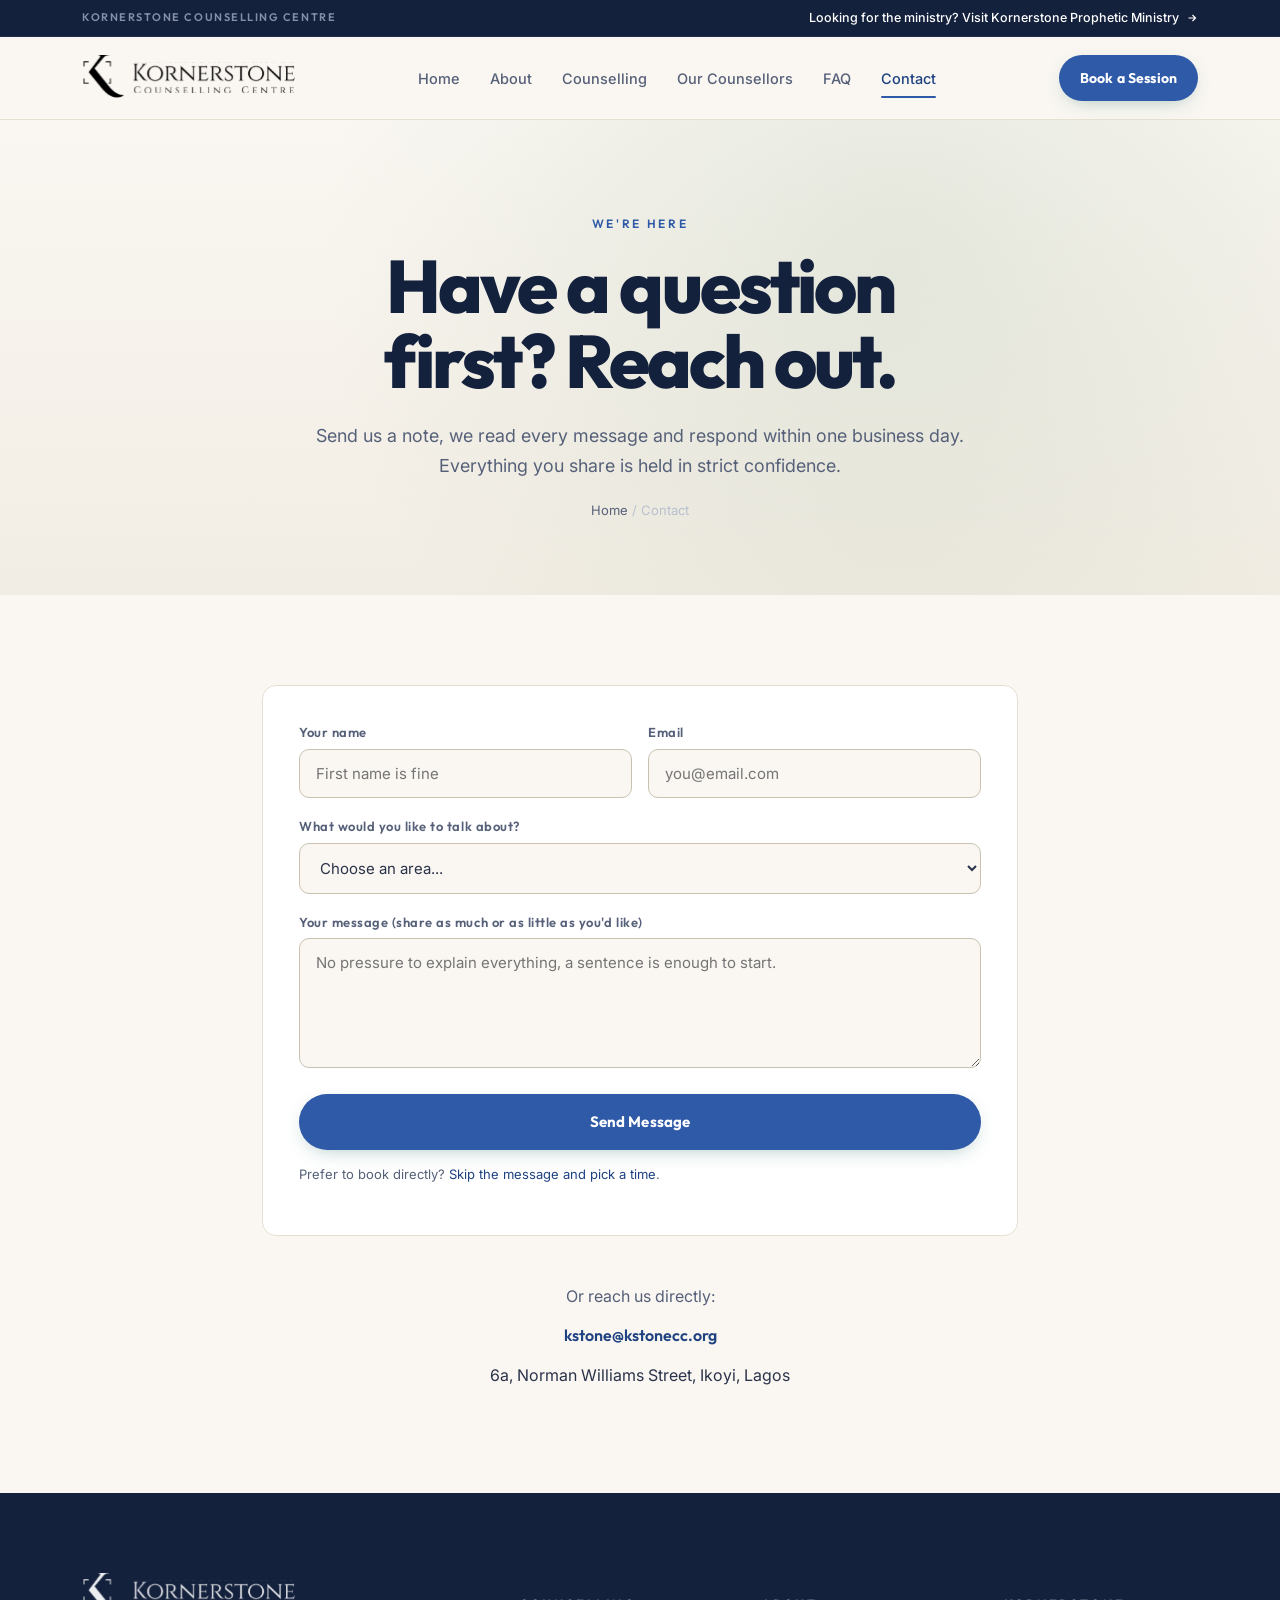
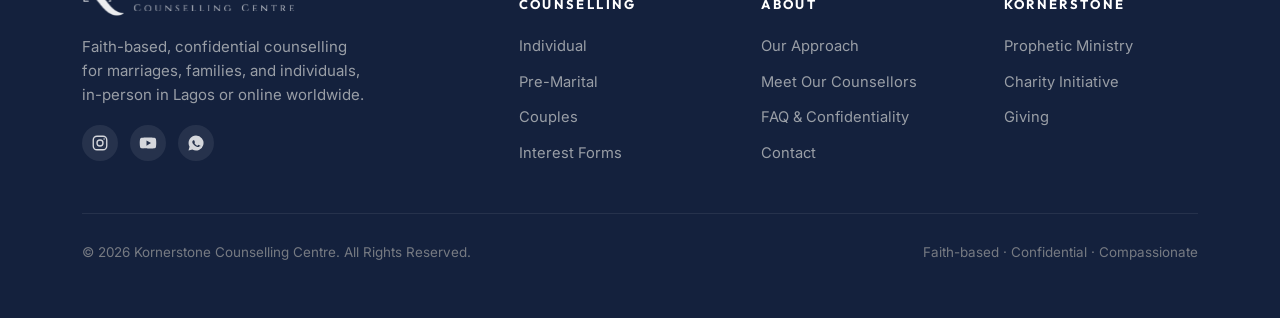
<file: contact.html>
<!DOCTYPE html>
<html lang="en">
<head>
<meta charset="UTF-8" />
<meta name="viewport" content="width=device-width, initial-scale=1.0" />
<title>Contact, Kornerstone Counselling Centre</title>
<meta name="description" content="Have a question? Reach Kornerstone Counselling Centre confidentially. We respond within one business day. Faith-based counselling, in-person in Lagos or online worldwide." />
<link rel="preconnect" href="https://fonts.googleapis.com" />
<link rel="preconnect" href="https://fonts.gstatic.com" crossorigin />
<link href="https://fonts.googleapis.com/css2?family=Inter:wght@400;500;600;700&family=Outfit:wght@500;600;700;800&display=swap" rel="stylesheet" />
<link rel="stylesheet" href="assets/styles.css" />
<meta name="theme-color" content="#2a6f6a" />
<link rel="icon" type="image/png" href="assets/favicon.png" />
<link rel="shortcut icon" href="favicon.ico" />
<link rel="apple-touch-icon" href="assets/favicon.png" />
<meta property="og:type" content="website" />
<meta property="og:site_name" content="Kornerstone Counselling Centre" />
<meta property="og:title" content="Contact, Kornerstone Counselling Centre" />
<meta property="og:description" content="Have a question? Reach Kornerstone Counselling Centre confidentially. We respond within one business day. Faith-based counselling, in-person in Lagos or online worldwide." />
<meta property="og:url" content="https://kstonecc.org/contact.html" />
<meta property="og:image" content="https://kstonecc.org/assets/photography/og.jpg" />
<meta name="twitter:image" content="https://kstonecc.org/assets/photography/og.jpg" />
<meta name="twitter:card" content="summary_large_image" />
<meta name="twitter:title" content="Contact, Kornerstone Counselling Centre" />
<meta name="twitter:description" content="Have a question? Reach Kornerstone Counselling Centre confidentially. We respond within one business day. Faith-based counselling, in-person in Lagos or online worldwide." />
<link rel="canonical" href="https://kstonecc.org/contact.html" />
<script type="application/ld+json">
{
  "@context": "https://schema.org",
  "@type": "ProfessionalService",
  "name": "Kornerstone Counselling Centre",
  "description": "Faith-based Christian counselling for marriages, families, and individuals, in-person in Lagos or online worldwide.",
  "url": "https://kstonecc.org",
  "logo": "https://kstonecc.org/assets/favicon.png",
  "image": "https://kstonecc.org/assets/photography/og.jpg",
  "priceRange": "Contact for pricing",
  "telephone": "+2348090659426",
  "email": "kstone@kstonecc.org",
  "address": {
    "@type": "PostalAddress",
    "streetAddress": "6a, Norman Williams Street",
    "addressLocality": "Ikoyi",
    "addressRegion": "Lagos",
    "addressCountry": "NG"
  },
  "areaServed": "Worldwide",
  "serviceType": ["Marriage Counselling","Family Counselling","Pre-Marital Counselling","Individual Counselling","Ministry and Leadership Counselling"],
  "sameAs": ["https://kstonepm.org"]
}
</script>
</head>
<body>
<div class="sister-bar"><div class="container sister-bar__inner"><span class="sister-bar__who">Kornerstone Counselling Centre</span><a class="sister-bar__link" href="https://kstonepm.org" target="_blank" rel="noopener">Looking for the ministry? Visit Kornerstone Prophetic Ministry <svg width="12" height="12" viewBox="0 0 24 24" fill="none" stroke="currentColor" stroke-width="2.4" aria-hidden="true" style="vertical-align:-1px;margin-left:3px;"><path d="M5 12h14M13 6l6 6-6 6"/></svg></a></div></div>
<header class="site-header">
  <div class="container nav">
    <a href="index.html" class="logo" aria-label="Kornerstone Counselling Centre">
      <img src="assets/logo.svg" alt="Kornerstone" class="logo__lockup" width="270" height="58" />
    </a>
    <nav class="nav-links" aria-label="Primary">
      <a href="index.html">Home</a>
      <a href="about.html">About</a>
      <a href="counselling.html">Counselling</a>
      <a href="counsellors.html">Our Counsellors</a>
      <a href="faq.html">FAQ</a>
      <a href="contact.html" class="active">Contact</a>
    </nav>
    <div class="nav-cta">
      <a href="book.html" class="btn btn--teal btn--sm">Book a Session</a>
      <button class="nav-toggle" aria-label="Menu"><span></span><span></span><span></span></button>
    </div>
  </div>
</header>

<section class="page-hero">
  <div class="container">
    <span class="eyebrow reveal">We're here</span>
    <h1 class="h-xl reveal" data-delay="1">Have a question first? Reach out.</h1>
    <p class="lead center reveal" data-delay="2" style="margin:22px auto 0;">Send us a note, we read every message and respond within one business day. Everything you share is held in strict confidence.</p>
    <p class="crumb reveal" data-delay="2"><a href="index.html">Home</a> / Contact</p>
  </div>
</section>

<section class="section">
  <div class="container" style="max-width:820px;">
    <div class="form-card reveal">
      <form action="https://formsubmit.co/ajax/kstone@kstonecc.org" method="POST" data-formsubmit data-success="Thank you, we&#39;ve received your message and will respond within one business day.">
        <input type="hidden" name="_subject" value="New enquiry, Kornerstone Counselling Centre" />
        <input type="hidden" name="_template" value="table" />
        <input type="hidden" name="_captcha" value="false" />
        <div class="field-row">
          <div class="field"><label for="c-name">Your name</label><input id="c-name" name="name" type="text" required placeholder="First name is fine" /></div>
          <div class="field"><label for="c-email">Email</label><input id="c-email" name="email" type="email" required placeholder="you@email.com" /></div>
        </div>
        <div class="field"><label for="c-topic">What would you like to talk about?</label>
          <select id="c-topic" name="topic" required>
            <option value="" disabled selected>Choose an area...</option>
            <option>Individual Counselling</option>
            <option>Pre-Marital Counselling</option>
            <option>Couples Counselling</option>
            <option>Not sure yet</option>
            <option>Something else</option>
          </select>
        </div>
        <div class="field"><label for="c-message">Your message (share as much or as little as you'd like)</label><textarea id="c-message" name="message" placeholder="No pressure to explain everything, a sentence is enough to start."></textarea></div>
        <button type="submit" class="btn btn--teal" style="width:100%;justify-content:center;">Send Message</button>
        <p class="form-note">Prefer to book directly? <a href="book.html">Skip the message and pick a time</a>.</p>
      </form>
    </div>

    <div class="reveal" data-delay="1" style="margin-top:48px;text-align:center;">
      <p class="muted">Or reach us directly:</p>
      <p style="margin-top:10px;"><a href="mailto:kstone@kstonecc.org" style="font-family:var(--display);font-weight:600;">kstone@kstonecc.org</a></p>
      <p style="margin-top:6px;">6a, Norman Williams Street, Ikoyi, Lagos</p>
    </div>
  </div>
</section>
<footer class="site-footer">
  <div class="container">
    <div class="footer-grid">
      <div class="footer-brand">
        <a href="index.html" class="logo logo--footer" style="color:#fff;">
          <img src="assets/logo.svg" alt="Kornerstone" class="logo__lockup logo__lockup--invert" width="240" height="52" />
        </a>
        <p>Faith-based, confidential counselling for marriages, families, and individuals, in-person in Lagos or online worldwide.</p>
        <div class="socials">
          <a href="https://instagram.com/kstone_pm" target="_blank" rel="noopener" aria-label="Instagram"><svg width="18" height="18" viewBox="0 0 24 24" fill="none" stroke="currentColor" stroke-width="1.8"><rect x="3" y="3" width="18" height="18" rx="5"/><circle cx="12" cy="12" r="4"/><circle cx="17.5" cy="6.5" r="1" fill="currentColor" stroke="none"/></svg></a>
          <a href="https://youtube.com/kstonecc" target="_blank" rel="noopener" aria-label="YouTube"><svg width="18" height="18" viewBox="0 0 24 24" fill="currentColor"><path d="M23 12s0-3.5-.45-5.2a2.6 2.6 0 0 0-1.8-1.85C18.95 4.5 12 4.5 12 4.5s-6.95 0-8.75.45A2.6 2.6 0 0 0 1.45 6.8C1 8.5 1 12 1 12s0 3.5.45 5.2a2.6 2.6 0 0 0 1.8 1.85c1.8.45 8.75.45 8.75.45s6.95 0 8.75-.45a2.6 2.6 0 0 0 1.8-1.85C23 15.5 23 12 23 12ZM10 15.5v-7l6 3.5Z"/></svg></a>
          <a href="https://wa.me/+2348090659426" target="_blank" rel="noopener" aria-label="WhatsApp"><svg width="18" height="18" viewBox="0 0 24 24" fill="currentColor"><path d="M12 2a10 10 0 0 0-8.6 15l-1.4 5 5.1-1.3A10 10 0 1 0 12 2Zm5.3 14.1c-.2.6-1.3 1.2-1.8 1.2-.5.1-1 .3-3.4-.7s-3.9-3.4-4-3.6-1-1.3-1-2.5.6-1.8.9-2c.2-.3.5-.3.6-.3h.5c.2 0 .4 0 .6.5l.8 2c.1.2.1.4 0 .5l-.4.5c-.2.2-.3.4-.1.7s.7 1.2 1.5 1.9c1 .9 1.8 1.1 2.1 1.3.2.1.4 0 .5-.1l.7-.9c.2-.3.4-.2.6-.1l1.9.9c.2.1.4.2.4.3.1.2.1.5 0 1Z"/></svg></a>
        </div>
      </div>
      <div class="footer">
        <h5>Counselling</h5>
        <ul class="footer-links">
          <li><a href="counselling.html#individual">Individual</a></li>
          <li><a href="counselling.html#premarital">Pre-Marital</a></li>
          <li><a href="counselling.html#couples">Couples</a></li>
          <li><a href="book.html">Interest Forms</a></li>
        </ul>
      </div>
      <div class="footer">
        <h5>About</h5>
        <ul class="footer-links">
          <li><a href="about.html">Our Approach</a></li>
          <li><a href="counsellors.html">Meet Our Counsellors</a></li>
          <li><a href="faq.html">FAQ &amp; Confidentiality</a></li>
          <li><a href="contact.html">Contact</a></li>
        </ul>
      </div>
      <div class="footer">
        <h5>Kornerstone</h5>
        <ul class="footer-links">
          <li><a href="https://kstonepm.org" target="_blank" rel="noopener">Prophetic Ministry</a></li>
          <li><a href="https://kstonepm.org/charity.html" target="_blank" rel="noopener">Charity Initiative</a></li>
          <li><a href="https://kstonepm.org/giving.html" target="_blank" rel="noopener">Giving</a></li>
        </ul>
      </div>
    </div>
    <div class="footer-bottom">
      <p>&copy; <span id="year">2026</span> Kornerstone Counselling Centre. All Rights Reserved.</p>
      <p>Faith-based · Confidential · Compassionate</p>
    </div>
  </div>
</footer>
<script src="assets/script.js" defer></script>
</body>
</html>
</file>
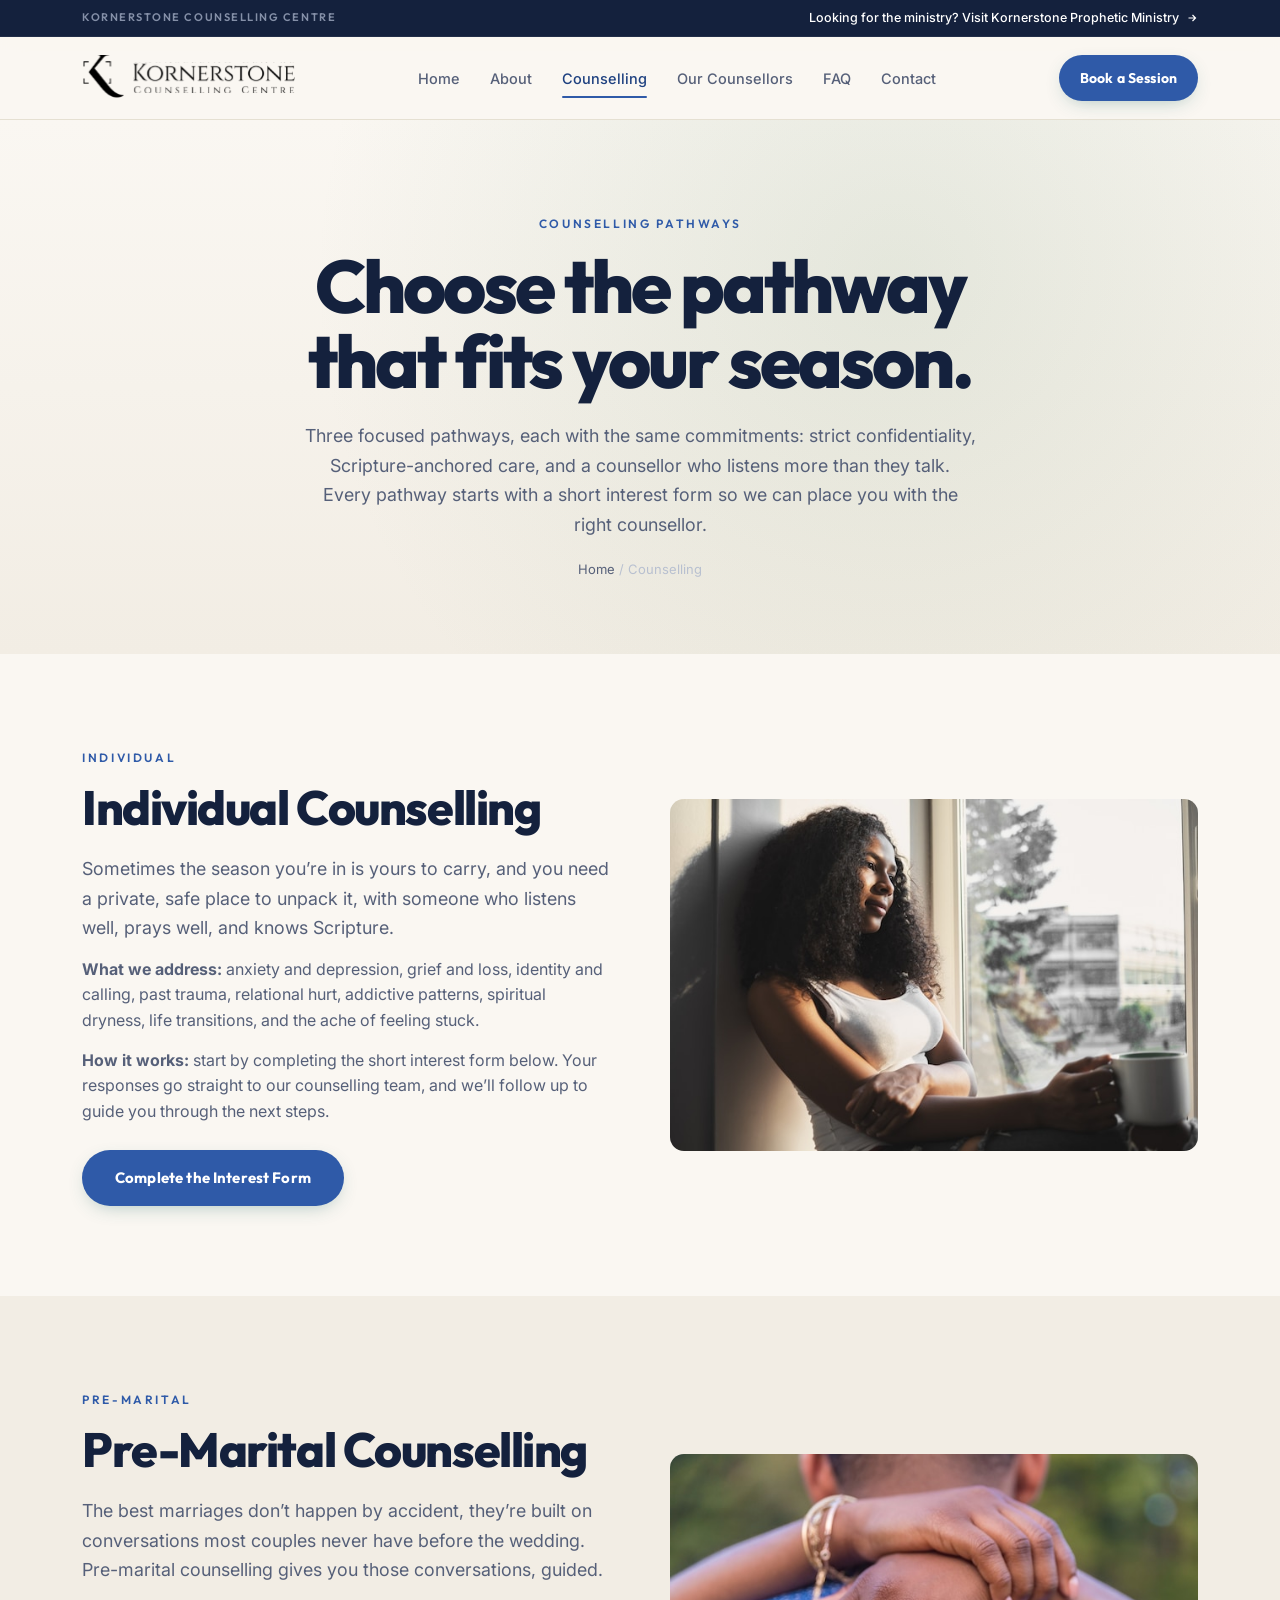
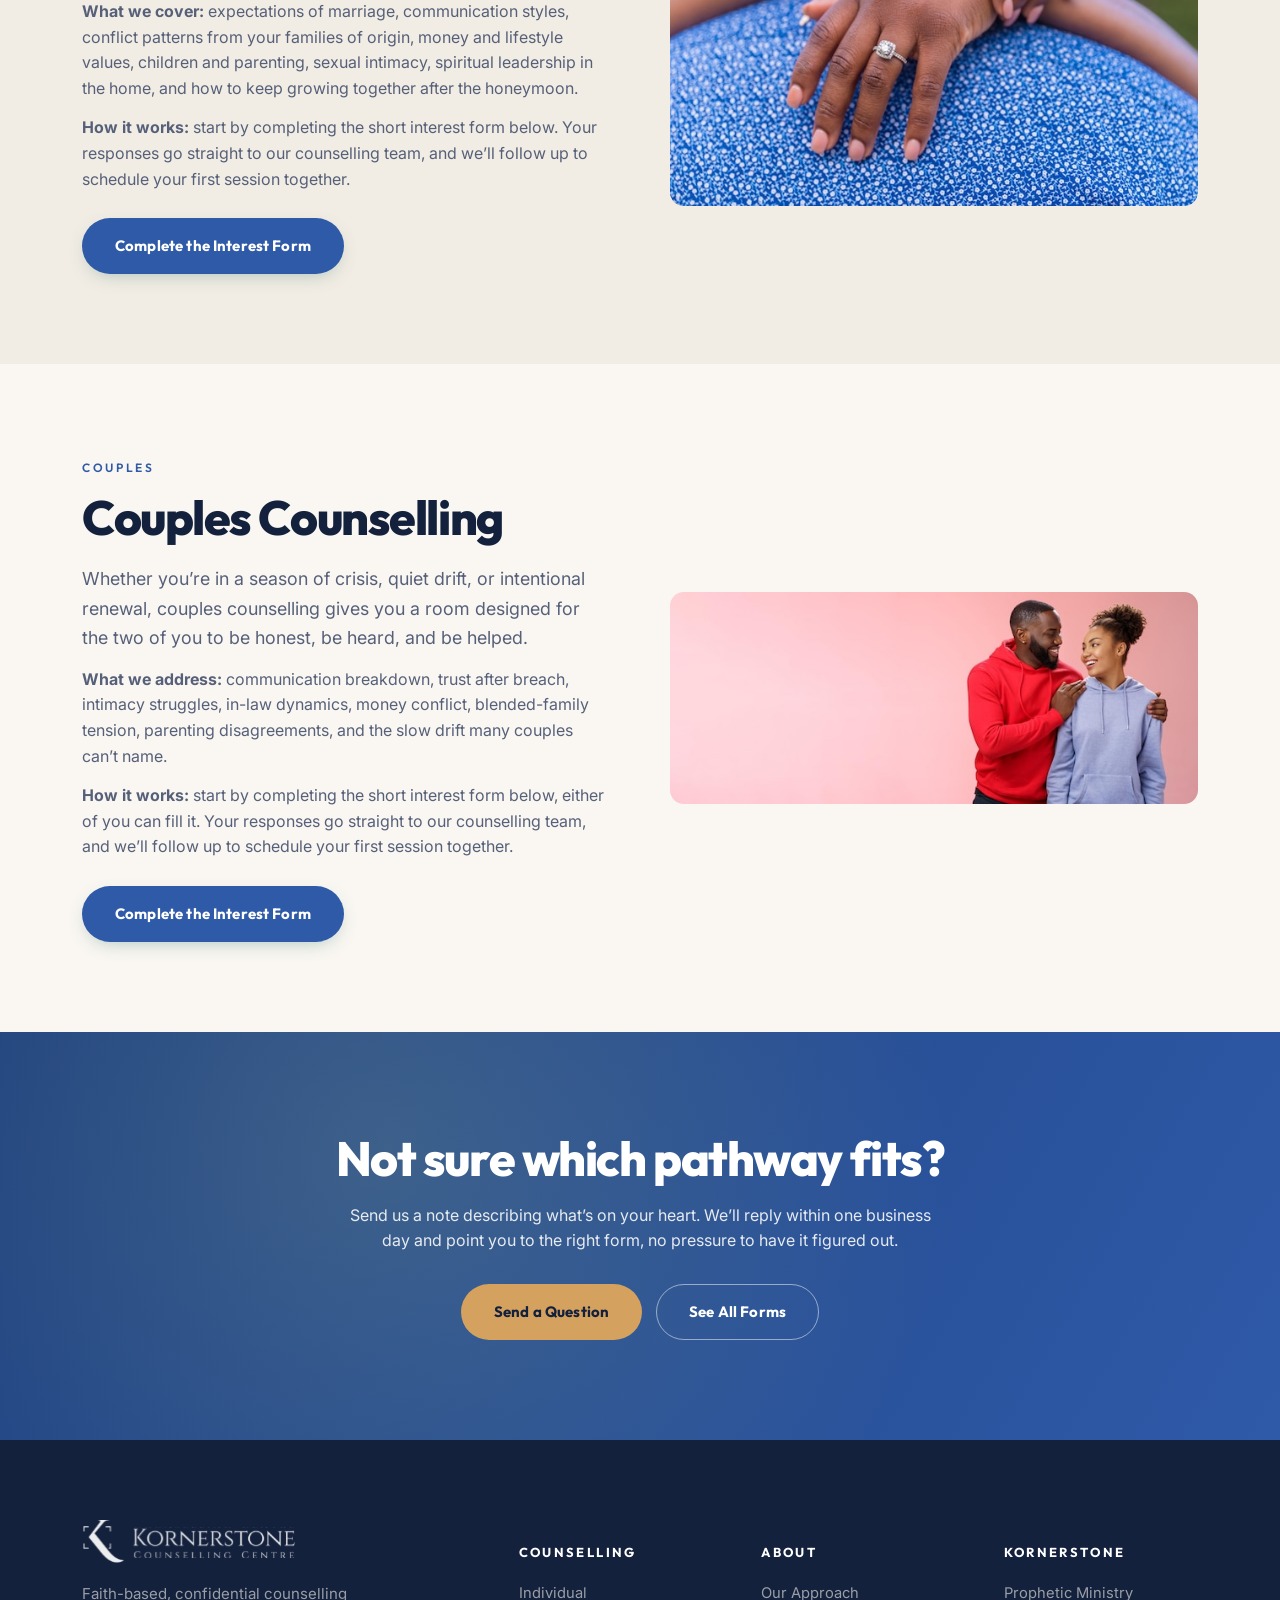
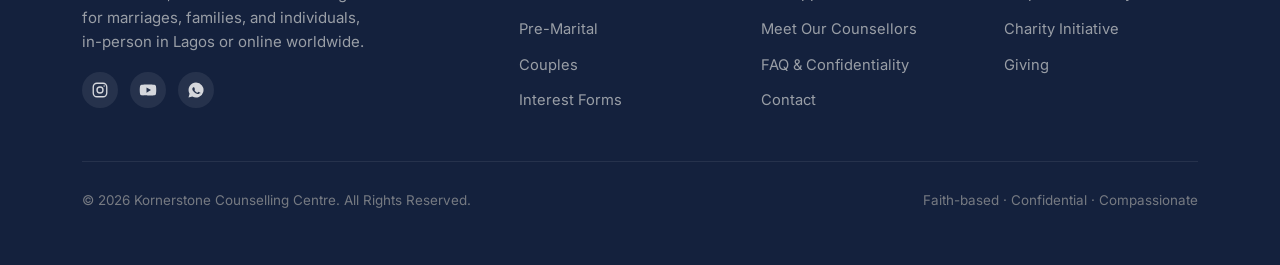
<file: counselling.html>
<!DOCTYPE html>
<html lang="en">
<head>
<meta charset="UTF-8" />
<meta name="viewport" content="width=device-width, initial-scale=1.0" />
<title>Counselling Pathways, Marriage, Family, Pre-Marital, Individual, Leadership</title>
<meta name="description" content="Five distinct counselling pathways at Kornerstone Counselling Centre, marriage, family, pre-marital, individual, and ministry &amp; leadership. Choose the one that fits your season." />
<link rel="preconnect" href="https://fonts.googleapis.com" />
<link rel="preconnect" href="https://fonts.gstatic.com" crossorigin />
<link href="https://fonts.googleapis.com/css2?family=Inter:wght@400;500;600;700&family=Outfit:wght@500;600;700;800&display=swap" rel="stylesheet" />
<link rel="stylesheet" href="assets/styles.css" />
<meta name="theme-color" content="#2a6f6a" />
<link rel="icon" type="image/png" href="assets/favicon.png" />
<link rel="shortcut icon" href="favicon.ico" />
<link rel="apple-touch-icon" href="assets/favicon.png" />
<meta property="og:type" content="website" />
<meta property="og:site_name" content="Kornerstone Counselling Centre" />
<meta property="og:title" content="Counselling Pathways, Marriage, Family, Pre-Marital, Individual, Leadership" />
<meta property="og:description" content="Five distinct counselling pathways at Kornerstone Counselling Centre, marriage, family, pre-marital, individual, and ministry &amp; leadership. Choose the one that fits your season." />
<meta property="og:url" content="https://kstonecc.org/counselling.html" />
<meta property="og:image" content="https://kstonecc.org/assets/photography/og.jpg" />
<meta name="twitter:image" content="https://kstonecc.org/assets/photography/og.jpg" />
<meta name="twitter:card" content="summary_large_image" />
<meta name="twitter:title" content="Counselling Pathways, Marriage, Family, Pre-Marital, Individual, Leadership" />
<meta name="twitter:description" content="Five distinct counselling pathways at Kornerstone Counselling Centre, marriage, family, pre-marital, individual, and ministry &amp; leadership. Choose the one that fits your season." />
<link rel="canonical" href="https://kstonecc.org/counselling.html" />
<script type="application/ld+json">
{
  "@context": "https://schema.org",
  "@type": "ProfessionalService",
  "name": "Kornerstone Counselling Centre",
  "description": "Faith-based Christian counselling for marriages, families, and individuals, in-person in Lagos or online worldwide.",
  "url": "https://kstonecc.org",
  "logo": "https://kstonecc.org/assets/favicon.png",
  "image": "https://kstonecc.org/assets/photography/og.jpg",
  "priceRange": "Contact for pricing",
  "telephone": "+2348090659426",
  "email": "kstone@kstonecc.org",
  "address": {
    "@type": "PostalAddress",
    "streetAddress": "6a, Norman Williams Street",
    "addressLocality": "Ikoyi",
    "addressRegion": "Lagos",
    "addressCountry": "NG"
  },
  "areaServed": "Worldwide",
  "serviceType": ["Marriage Counselling","Family Counselling","Pre-Marital Counselling","Individual Counselling","Ministry and Leadership Counselling"],
  "sameAs": ["https://kstonepm.org"]
}
</script>
</head>
<body>
<div class="sister-bar"><div class="container sister-bar__inner"><span class="sister-bar__who">Kornerstone Counselling Centre</span><a class="sister-bar__link" href="https://kstonepm.org" target="_blank" rel="noopener">Looking for the ministry? Visit Kornerstone Prophetic Ministry <svg width="12" height="12" viewBox="0 0 24 24" fill="none" stroke="currentColor" stroke-width="2.4" aria-hidden="true" style="vertical-align:-1px;margin-left:3px;"><path d="M5 12h14M13 6l6 6-6 6"/></svg></a></div></div>
<header class="site-header">
  <div class="container nav">
    <a href="index.html" class="logo" aria-label="Kornerstone Counselling Centre">
      <img src="assets/logo.svg" alt="Kornerstone" class="logo__lockup" width="270" height="58" />
    </a>
    <nav class="nav-links" aria-label="Primary">
      <a href="index.html">Home</a>
      <a href="about.html">About</a>
      <a href="counselling.html" class="active">Counselling</a>
      <a href="counsellors.html">Our Counsellors</a>
      <a href="faq.html">FAQ</a>
      <a href="contact.html">Contact</a>
    </nav>
    <div class="nav-cta">
      <a href="book.html" class="btn btn--teal btn--sm">Book a Session</a>
      <button class="nav-toggle" aria-label="Menu"><span></span><span></span><span></span></button>
    </div>
  </div>
</header>

<section class="page-hero">
  <div class="container">
    <span class="eyebrow reveal">Counselling pathways</span>
    <h1 class="h-xl reveal" data-delay="1">Choose the pathway that fits your season.</h1>
    <p class="lead center reveal" data-delay="2" style="margin:22px auto 0;">Three focused pathways, each with the same commitments: strict confidentiality, Scripture-anchored care, and a counsellor who listens more than they talk. Every pathway starts with a short interest form so we can place you with the right counsellor.</p>
    <p class="crumb reveal" data-delay="2"><a href="index.html">Home</a> / Counselling</p>
  </div>
</section>

<section class="section" id="individual">
  <div class="container feature">
    <div class="feature__body reveal">
      <span class="eyebrow">Individual</span>
      <h2 class="h-lg">Individual Counselling</h2>
      <p class="lead">Sometimes the season you’re in is yours to carry, and you need a private, safe place to unpack it, with someone who listens well, prays well, and knows Scripture.</p>
      <p class="muted" style="margin-top:14px;"><strong>What we address:</strong> anxiety and depression, grief and loss, identity and calling, past trauma, relational hurt, addictive patterns, spiritual dryness, life transitions, and the ache of feeling stuck.</p>
      <p class="muted" style="margin-top:14px;"><strong>How it works:</strong> start by completing the short interest form below. Your responses go straight to our counselling team, and we’ll follow up to guide you through the next steps.</p>
      <div style="margin-top:26px;"><a href="https://forms.gle/1xJPGNfhMKDYLy4x5" target="_blank" rel="noopener" class="btn btn--teal">Complete the Interest Form</a></div>
    </div>
    <div class="feature__media reveal" data-delay="1"><img src="assets/photography/individual.jpg" alt="Individual counselling" loading="lazy" /></div>
  </div>
</section>

<section class="section section--paper" id="premarital">
  <div class="container feature reverse">
    <div class="feature__body reveal">
      <span class="eyebrow">Pre-Marital</span>
      <h2 class="h-lg">Pre-Marital Counselling</h2>
      <p class="lead">The best marriages don’t happen by accident, they’re built on conversations most couples never have before the wedding. Pre-marital counselling gives you those conversations, guided.</p>
      <p class="muted" style="margin-top:14px;"><strong>What we cover:</strong> expectations of marriage, communication styles, conflict patterns from your families of origin, money and lifestyle values, children and parenting, sexual intimacy, spiritual leadership in the home, and how to keep growing together after the honeymoon.</p>
      <p class="muted" style="margin-top:14px;"><strong>How it works:</strong> start by completing the short interest form below. Your responses go straight to our counselling team, and we’ll follow up to schedule your first session together.</p>
      <div style="margin-top:26px;"><a href="https://forms.gle/3WkwNaWp4E5Je8GV9" target="_blank" rel="noopener" class="btn btn--teal">Complete the Interest Form</a></div>
    </div>
    <div class="feature__media reveal" data-delay="1"><img src="assets/photography/premarital.jpg" alt="Pre-marital counselling" loading="lazy" /></div>
  </div>
</section>

<section class="section" id="couples">
  <div class="container feature">
    <div class="feature__body reveal">
      <span class="eyebrow">Couples</span>
      <h2 class="h-lg">Couples Counselling</h2>
      <p class="lead">Whether you’re in a season of crisis, quiet drift, or intentional renewal, couples counselling gives you a room designed for the two of you to be honest, be heard, and be helped.</p>
      <p class="muted" style="margin-top:14px;"><strong>What we address:</strong> communication breakdown, trust after breach, intimacy struggles, in-law dynamics, money conflict, blended-family tension, parenting disagreements, and the slow drift many couples can’t name.</p>
      <p class="muted" style="margin-top:14px;"><strong>How it works:</strong> start by completing the short interest form below, either of you can fill it. Your responses go straight to our counselling team, and we’ll follow up to schedule your first session together.</p>
      <div style="margin-top:26px;"><a href="https://forms.gle/fNmW3p5ragTMfn6N9" target="_blank" rel="noopener" class="btn btn--teal">Complete the Interest Form</a></div>
    </div>
    <div class="feature__media reveal" data-delay="1"><img src="assets/photography/marriage.jpg" alt="Couples counselling" loading="lazy" /></div>
  </div>
</section>

<section class="cta-band">
  <div class="container">
    <h2 class="h-lg">Not sure which pathway fits?</h2>
    <p>Send us a note describing what’s on your heart. We’ll reply within one business day and point you to the right form, no pressure to have it figured out.</p>
    <div class="hero__actions">
      <a href="contact.html" class="btn btn--gold">Send a Question</a>
      <a href="book.html" class="btn btn--outline-light">See All Forms</a>
    </div>
  </div>
</section>
<footer class="site-footer">
  <div class="container">
    <div class="footer-grid">
      <div class="footer-brand">
        <a href="index.html" class="logo logo--footer" style="color:#fff;">
          <img src="assets/logo.svg" alt="Kornerstone" class="logo__lockup logo__lockup--invert" width="240" height="52" />
        </a>
        <p>Faith-based, confidential counselling for marriages, families, and individuals, in-person in Lagos or online worldwide.</p>
        <div class="socials">
          <a href="https://instagram.com/kstone_pm" target="_blank" rel="noopener" aria-label="Instagram"><svg width="18" height="18" viewBox="0 0 24 24" fill="none" stroke="currentColor" stroke-width="1.8"><rect x="3" y="3" width="18" height="18" rx="5"/><circle cx="12" cy="12" r="4"/><circle cx="17.5" cy="6.5" r="1" fill="currentColor" stroke="none"/></svg></a>
          <a href="https://youtube.com/kstonecc" target="_blank" rel="noopener" aria-label="YouTube"><svg width="18" height="18" viewBox="0 0 24 24" fill="currentColor"><path d="M23 12s0-3.5-.45-5.2a2.6 2.6 0 0 0-1.8-1.85C18.95 4.5 12 4.5 12 4.5s-6.95 0-8.75.45A2.6 2.6 0 0 0 1.45 6.8C1 8.5 1 12 1 12s0 3.5.45 5.2a2.6 2.6 0 0 0 1.8 1.85c1.8.45 8.75.45 8.75.45s6.95 0 8.75-.45a2.6 2.6 0 0 0 1.8-1.85C23 15.5 23 12 23 12ZM10 15.5v-7l6 3.5Z"/></svg></a>
          <a href="https://wa.me/+2348090659426" target="_blank" rel="noopener" aria-label="WhatsApp"><svg width="18" height="18" viewBox="0 0 24 24" fill="currentColor"><path d="M12 2a10 10 0 0 0-8.6 15l-1.4 5 5.1-1.3A10 10 0 1 0 12 2Zm5.3 14.1c-.2.6-1.3 1.2-1.8 1.2-.5.1-1 .3-3.4-.7s-3.9-3.4-4-3.6-1-1.3-1-2.5.6-1.8.9-2c.2-.3.5-.3.6-.3h.5c.2 0 .4 0 .6.5l.8 2c.1.2.1.4 0 .5l-.4.5c-.2.2-.3.4-.1.7s.7 1.2 1.5 1.9c1 .9 1.8 1.1 2.1 1.3.2.1.4 0 .5-.1l.7-.9c.2-.3.4-.2.6-.1l1.9.9c.2.1.4.2.4.3.1.2.1.5 0 1Z"/></svg></a>
        </div>
      </div>
      <div class="footer">
        <h5>Counselling</h5>
        <ul class="footer-links">
          <li><a href="counselling.html#individual">Individual</a></li>
          <li><a href="counselling.html#premarital">Pre-Marital</a></li>
          <li><a href="counselling.html#couples">Couples</a></li>
          <li><a href="book.html">Interest Forms</a></li>
        </ul>
      </div>
      <div class="footer">
        <h5>About</h5>
        <ul class="footer-links">
          <li><a href="about.html">Our Approach</a></li>
          <li><a href="counsellors.html">Meet Our Counsellors</a></li>
          <li><a href="faq.html">FAQ &amp; Confidentiality</a></li>
          <li><a href="contact.html">Contact</a></li>
        </ul>
      </div>
      <div class="footer">
        <h5>Kornerstone</h5>
        <ul class="footer-links">
          <li><a href="https://kstonepm.org" target="_blank" rel="noopener">Prophetic Ministry</a></li>
          <li><a href="https://kstonepm.org/charity.html" target="_blank" rel="noopener">Charity Initiative</a></li>
          <li><a href="https://kstonepm.org/giving.html" target="_blank" rel="noopener">Giving</a></li>
        </ul>
      </div>
    </div>
    <div class="footer-bottom">
      <p>&copy; <span id="year">2026</span> Kornerstone Counselling Centre. All Rights Reserved.</p>
      <p>Faith-based · Confidential · Compassionate</p>
    </div>
  </div>
</footer>
<script src="assets/script.js" defer></script>
</body>
</html>
</file>
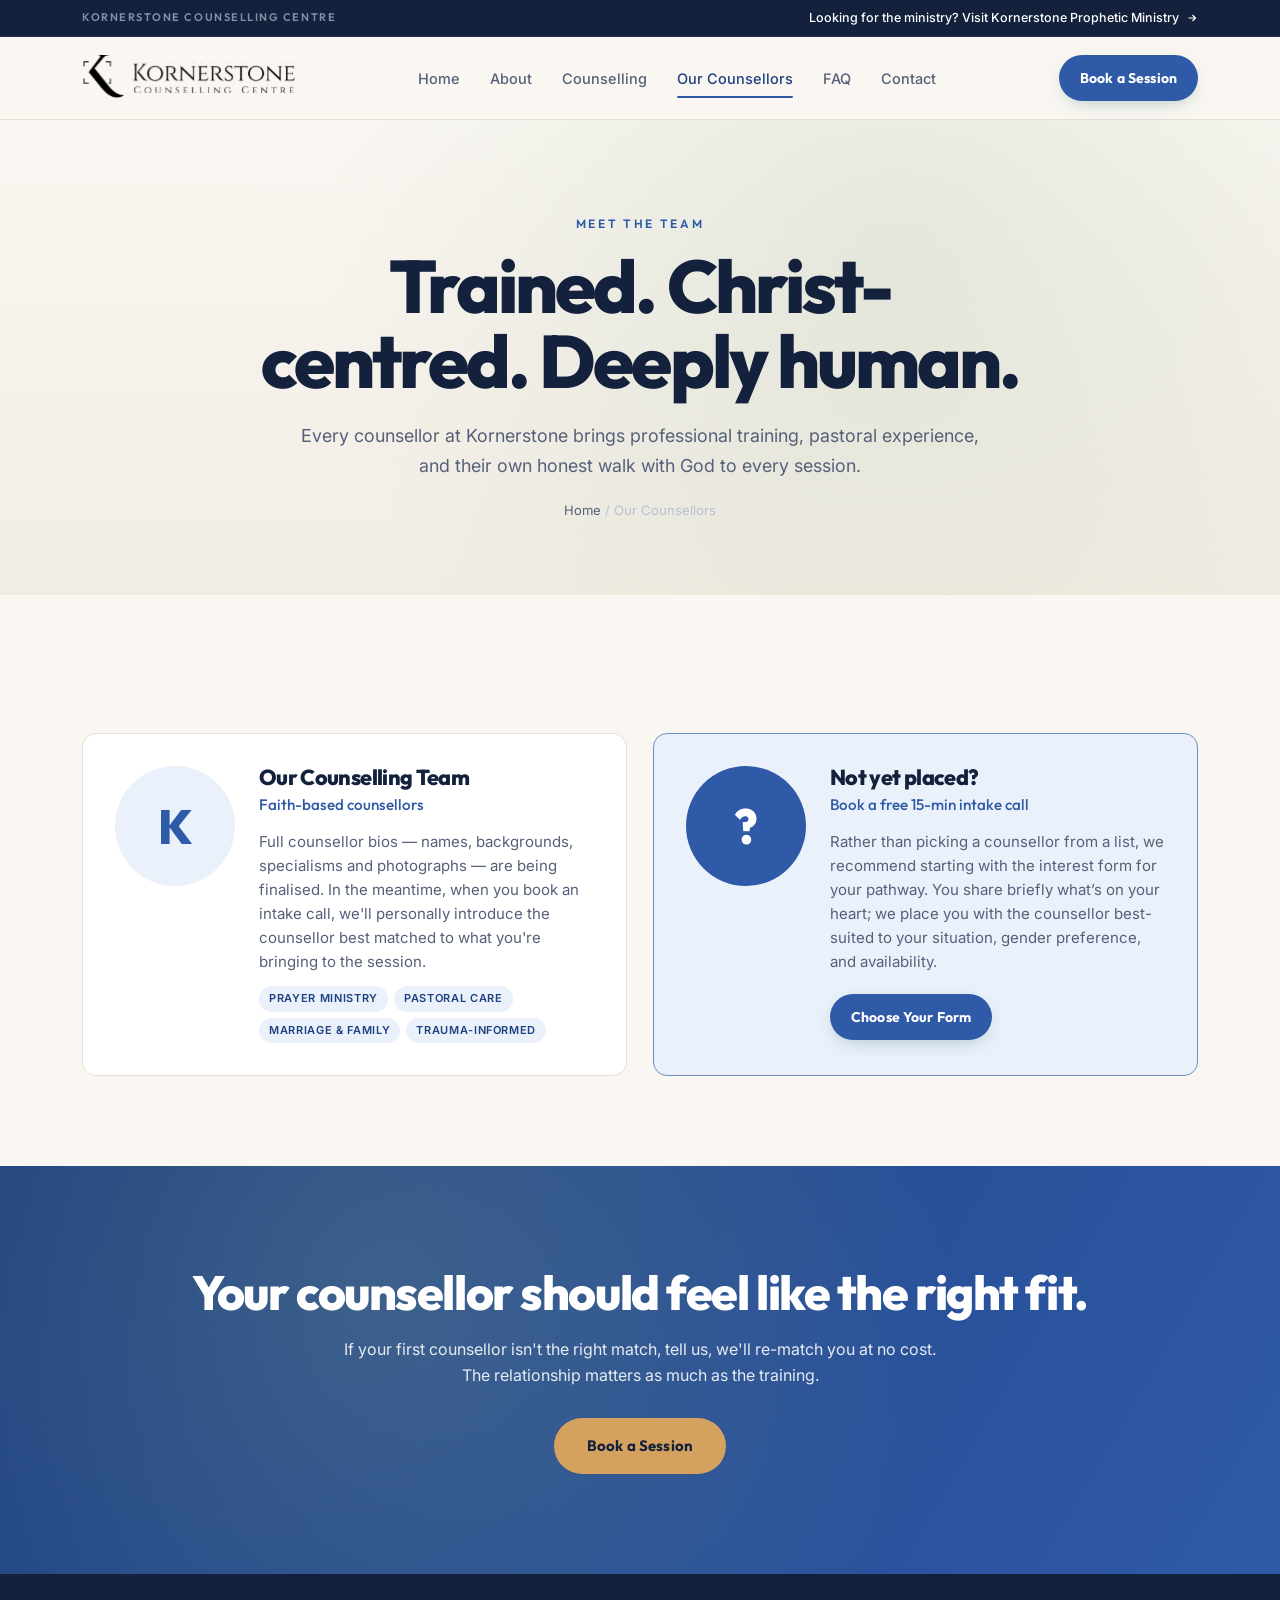
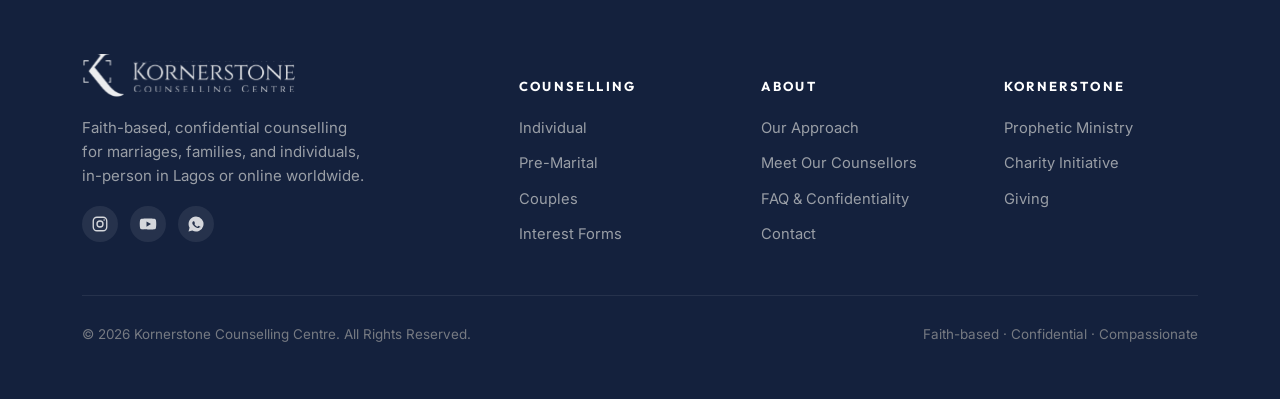
<file: counsellors.html>
<!DOCTYPE html>
<html lang="en">
<head>
<meta charset="UTF-8" />
<meta name="viewport" content="width=device-width, initial-scale=1.0" />
<title>Our Counsellors, Kornerstone Counselling Centre</title>
<meta name="description" content="Meet the Kornerstone counselling team, trained Christian counsellors offering confidential faith-based care for marriages, families, and individuals." />
<link rel="preconnect" href="https://fonts.googleapis.com" />
<link rel="preconnect" href="https://fonts.gstatic.com" crossorigin />
<link href="https://fonts.googleapis.com/css2?family=Inter:wght@400;500;600;700&family=Outfit:wght@500;600;700;800&display=swap" rel="stylesheet" />
<link rel="stylesheet" href="assets/styles.css" />
<meta name="theme-color" content="#2a6f6a" />
<link rel="icon" type="image/png" href="assets/favicon.png" />
<link rel="shortcut icon" href="favicon.ico" />
<link rel="apple-touch-icon" href="assets/favicon.png" />
<meta property="og:type" content="website" />
<meta property="og:site_name" content="Kornerstone Counselling Centre" />
<meta property="og:title" content="Our Counsellors, Kornerstone Counselling Centre" />
<meta property="og:description" content="Meet the Kornerstone counselling team, trained Christian counsellors offering confidential faith-based care for marriages, families, and individuals." />
<meta property="og:url" content="https://kstonecc.org/counsellors.html" />
<meta property="og:image" content="https://kstonecc.org/assets/photography/og.jpg" />
<meta name="twitter:image" content="https://kstonecc.org/assets/photography/og.jpg" />
<meta name="twitter:card" content="summary_large_image" />
<meta name="twitter:title" content="Our Counsellors, Kornerstone Counselling Centre" />
<meta name="twitter:description" content="Meet the Kornerstone counselling team, trained Christian counsellors offering confidential faith-based care for marriages, families, and individuals." />
<link rel="canonical" href="https://kstonecc.org/counsellors.html" />
<script type="application/ld+json">
{
  "@context": "https://schema.org",
  "@type": "ProfessionalService",
  "name": "Kornerstone Counselling Centre",
  "description": "Faith-based Christian counselling for marriages, families, and individuals, in-person in Lagos or online worldwide.",
  "url": "https://kstonecc.org",
  "logo": "https://kstonecc.org/assets/favicon.png",
  "image": "https://kstonecc.org/assets/photography/og.jpg",
  "priceRange": "Contact for pricing",
  "telephone": "+2348090659426",
  "email": "kstone@kstonecc.org",
  "address": {
    "@type": "PostalAddress",
    "streetAddress": "6a, Norman Williams Street",
    "addressLocality": "Ikoyi",
    "addressRegion": "Lagos",
    "addressCountry": "NG"
  },
  "areaServed": "Worldwide",
  "serviceType": ["Marriage Counselling","Family Counselling","Pre-Marital Counselling","Individual Counselling","Ministry and Leadership Counselling"],
  "sameAs": ["https://kstonepm.org"]
}
</script>
</head>
<body>
<div class="sister-bar"><div class="container sister-bar__inner"><span class="sister-bar__who">Kornerstone Counselling Centre</span><a class="sister-bar__link" href="https://kstonepm.org" target="_blank" rel="noopener">Looking for the ministry? Visit Kornerstone Prophetic Ministry <svg width="12" height="12" viewBox="0 0 24 24" fill="none" stroke="currentColor" stroke-width="2.4" aria-hidden="true" style="vertical-align:-1px;margin-left:3px;"><path d="M5 12h14M13 6l6 6-6 6"/></svg></a></div></div>
<header class="site-header">
  <div class="container nav">
    <a href="index.html" class="logo" aria-label="Kornerstone Counselling Centre">
      <img src="assets/logo.svg" alt="Kornerstone" class="logo__lockup" width="270" height="58" />
    </a>
    <nav class="nav-links" aria-label="Primary">
      <a href="index.html">Home</a>
      <a href="about.html">About</a>
      <a href="counselling.html">Counselling</a>
      <a href="counsellors.html" class="active">Our Counsellors</a>
      <a href="faq.html">FAQ</a>
      <a href="contact.html">Contact</a>
    </nav>
    <div class="nav-cta">
      <a href="book.html" class="btn btn--teal btn--sm">Book a Session</a>
      <button class="nav-toggle" aria-label="Menu"><span></span><span></span><span></span></button>
    </div>
  </div>
</header>

<section class="page-hero">
  <div class="container">
    <span class="eyebrow reveal">Meet the team</span>
    <h1 class="h-xl reveal" data-delay="1">Trained. Christ-centred. Deeply human.</h1>
    <p class="lead center reveal" data-delay="2" style="margin:22px auto 0;">Every counsellor at Kornerstone brings professional training, pastoral experience, and their own honest walk with God to every session.</p>
    <p class="crumb reveal" data-delay="2"><a href="index.html">Home</a> / Our Counsellors</p>
  </div>
</section>

<section class="section">
  <div class="container">
    <div class="counsellors">
      <div class="counsellor reveal">
        <div class="counsellor__photo">K</div>
        <div>
          <h3>Our Counselling Team</h3>
          <div class="role">Faith-based counsellors</div>
          <p>Full counsellor bios &mdash; names, backgrounds, specialisms and photographs &mdash; are being finalised. In the meantime, when you book an intake call, we'll personally introduce the counsellor best matched to what you're bringing to the session.</p>
          <div class="counsellor__creds">
            <span>Prayer Ministry</span>
            <span>Pastoral Care</span>
            <span>Marriage &amp; Family</span>
            <span>Trauma-informed</span>
          </div>
        </div>
      </div>
      <div class="counsellor reveal" data-delay="1" style="background:var(--teal-50);border-color:var(--teal-2);">
        <div class="counsellor__photo" style="background:var(--teal);color:#fff;">?</div>
        <div>
          <h3>Not yet placed?</h3>
          <div class="role">Book a free 15-min intake call</div>
          <p>Rather than picking a counsellor from a list, we recommend starting with the interest form for your pathway. You share briefly what’s on your heart; we place you with the counsellor best-suited to your situation, gender preference, and availability.</p>
          <a href="book.html" class="btn btn--teal btn--sm" style="margin-top:8px;">Choose Your Form</a>
        </div>
      </div>
    </div>
  </div>
</section>

<section class="cta-band">
  <div class="container">
    <h2 class="h-lg">Your counsellor should feel like the right fit.</h2>
    <p>If your first counsellor isn't the right match, tell us, we'll re-match you at no cost. The relationship matters as much as the training.</p>
    <div class="hero__actions"><a href="book.html" class="btn btn--gold">Book a Session</a></div>
  </div>
</section>
<footer class="site-footer">
  <div class="container">
    <div class="footer-grid">
      <div class="footer-brand">
        <a href="index.html" class="logo logo--footer" style="color:#fff;">
          <img src="assets/logo.svg" alt="Kornerstone" class="logo__lockup logo__lockup--invert" width="240" height="52" />
        </a>
        <p>Faith-based, confidential counselling for marriages, families, and individuals, in-person in Lagos or online worldwide.</p>
        <div class="socials">
          <a href="https://instagram.com/kstone_pm" target="_blank" rel="noopener" aria-label="Instagram"><svg width="18" height="18" viewBox="0 0 24 24" fill="none" stroke="currentColor" stroke-width="1.8"><rect x="3" y="3" width="18" height="18" rx="5"/><circle cx="12" cy="12" r="4"/><circle cx="17.5" cy="6.5" r="1" fill="currentColor" stroke="none"/></svg></a>
          <a href="https://youtube.com/kstonecc" target="_blank" rel="noopener" aria-label="YouTube"><svg width="18" height="18" viewBox="0 0 24 24" fill="currentColor"><path d="M23 12s0-3.5-.45-5.2a2.6 2.6 0 0 0-1.8-1.85C18.95 4.5 12 4.5 12 4.5s-6.95 0-8.75.45A2.6 2.6 0 0 0 1.45 6.8C1 8.5 1 12 1 12s0 3.5.45 5.2a2.6 2.6 0 0 0 1.8 1.85c1.8.45 8.75.45 8.75.45s6.95 0 8.75-.45a2.6 2.6 0 0 0 1.8-1.85C23 15.5 23 12 23 12ZM10 15.5v-7l6 3.5Z"/></svg></a>
          <a href="https://wa.me/+2348090659426" target="_blank" rel="noopener" aria-label="WhatsApp"><svg width="18" height="18" viewBox="0 0 24 24" fill="currentColor"><path d="M12 2a10 10 0 0 0-8.6 15l-1.4 5 5.1-1.3A10 10 0 1 0 12 2Zm5.3 14.1c-.2.6-1.3 1.2-1.8 1.2-.5.1-1 .3-3.4-.7s-3.9-3.4-4-3.6-1-1.3-1-2.5.6-1.8.9-2c.2-.3.5-.3.6-.3h.5c.2 0 .4 0 .6.5l.8 2c.1.2.1.4 0 .5l-.4.5c-.2.2-.3.4-.1.7s.7 1.2 1.5 1.9c1 .9 1.8 1.1 2.1 1.3.2.1.4 0 .5-.1l.7-.9c.2-.3.4-.2.6-.1l1.9.9c.2.1.4.2.4.3.1.2.1.5 0 1Z"/></svg></a>
        </div>
      </div>
      <div class="footer">
        <h5>Counselling</h5>
        <ul class="footer-links">
          <li><a href="counselling.html#individual">Individual</a></li>
          <li><a href="counselling.html#premarital">Pre-Marital</a></li>
          <li><a href="counselling.html#couples">Couples</a></li>
          <li><a href="book.html">Interest Forms</a></li>
        </ul>
      </div>
      <div class="footer">
        <h5>About</h5>
        <ul class="footer-links">
          <li><a href="about.html">Our Approach</a></li>
          <li><a href="counsellors.html">Meet Our Counsellors</a></li>
          <li><a href="faq.html">FAQ &amp; Confidentiality</a></li>
          <li><a href="contact.html">Contact</a></li>
        </ul>
      </div>
      <div class="footer">
        <h5>Kornerstone</h5>
        <ul class="footer-links">
          <li><a href="https://kstonepm.org" target="_blank" rel="noopener">Prophetic Ministry</a></li>
          <li><a href="https://kstonepm.org/charity.html" target="_blank" rel="noopener">Charity Initiative</a></li>
          <li><a href="https://kstonepm.org/giving.html" target="_blank" rel="noopener">Giving</a></li>
        </ul>
      </div>
    </div>
    <div class="footer-bottom">
      <p>&copy; <span id="year">2026</span> Kornerstone Counselling Centre. All Rights Reserved.</p>
      <p>Faith-based · Confidential · Compassionate</p>
    </div>
  </div>
</footer>
<script src="assets/script.js" defer></script>
</body>
</html>
</file>
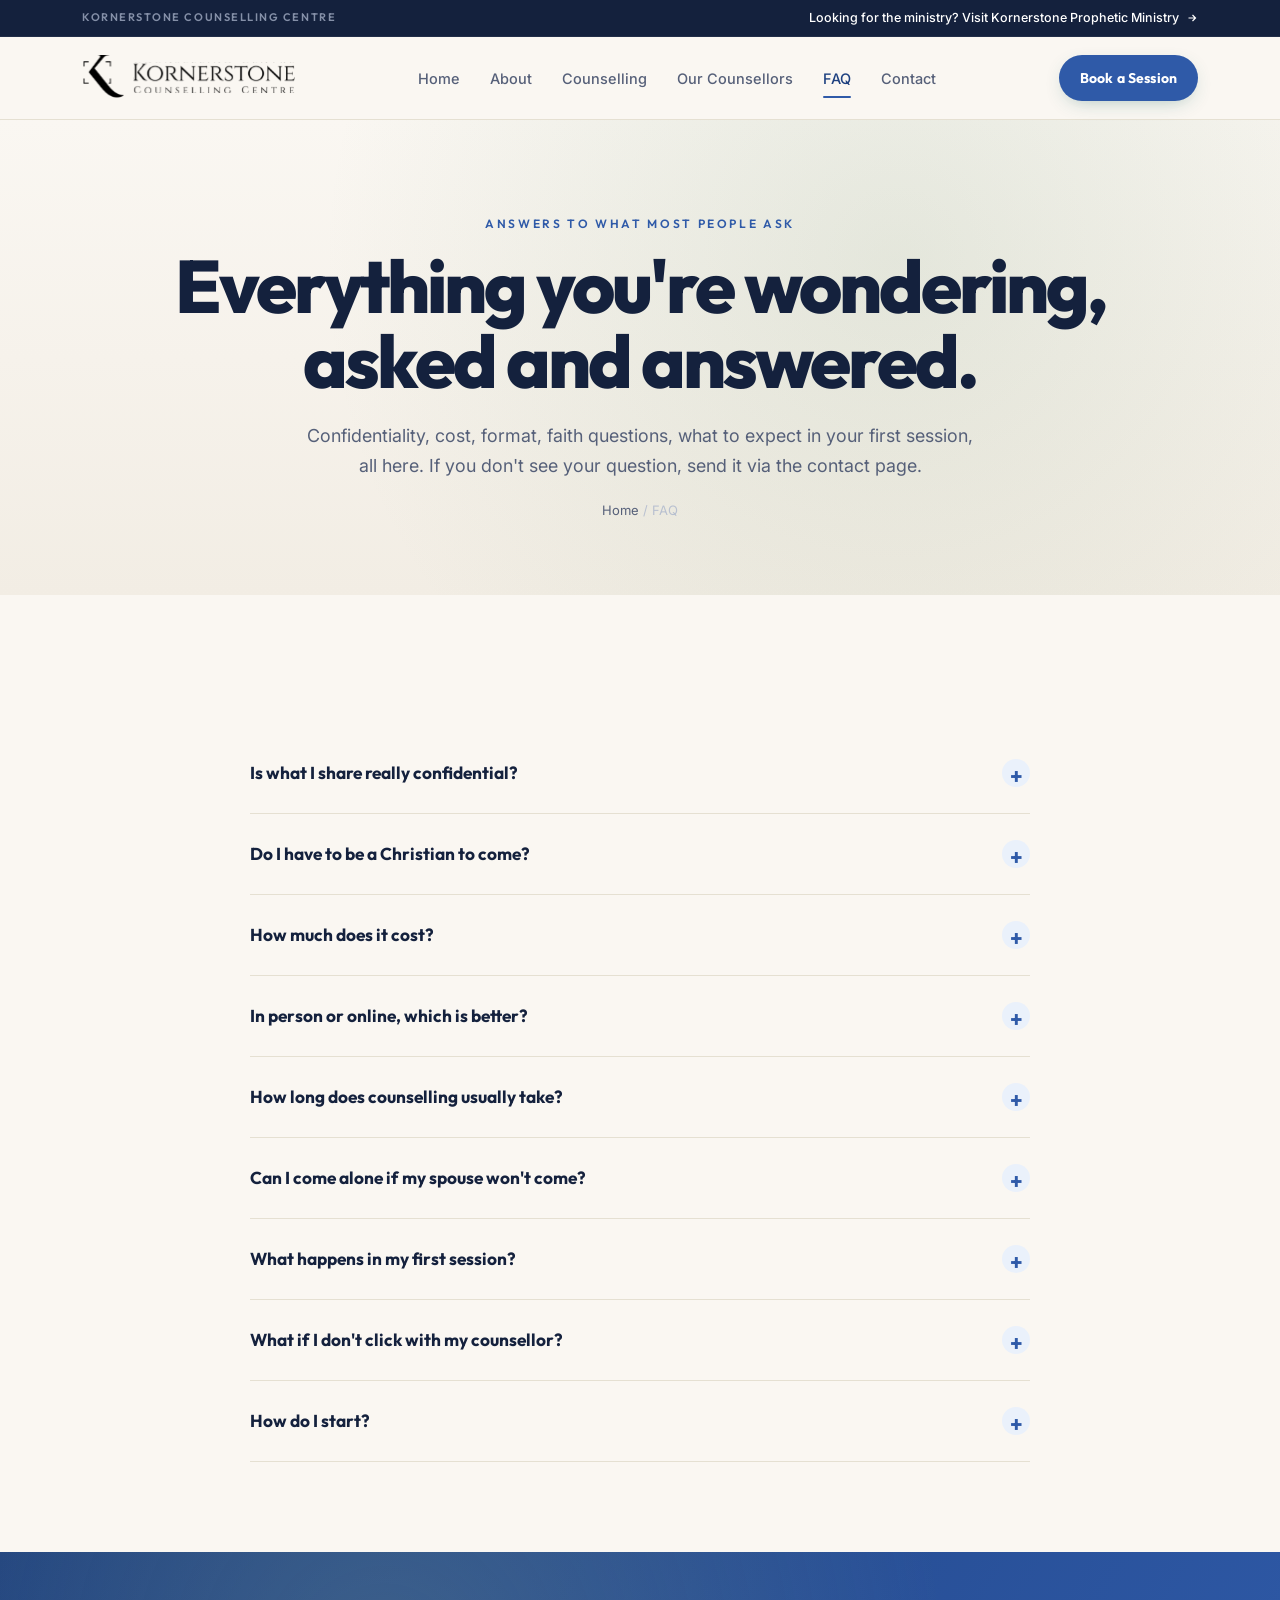
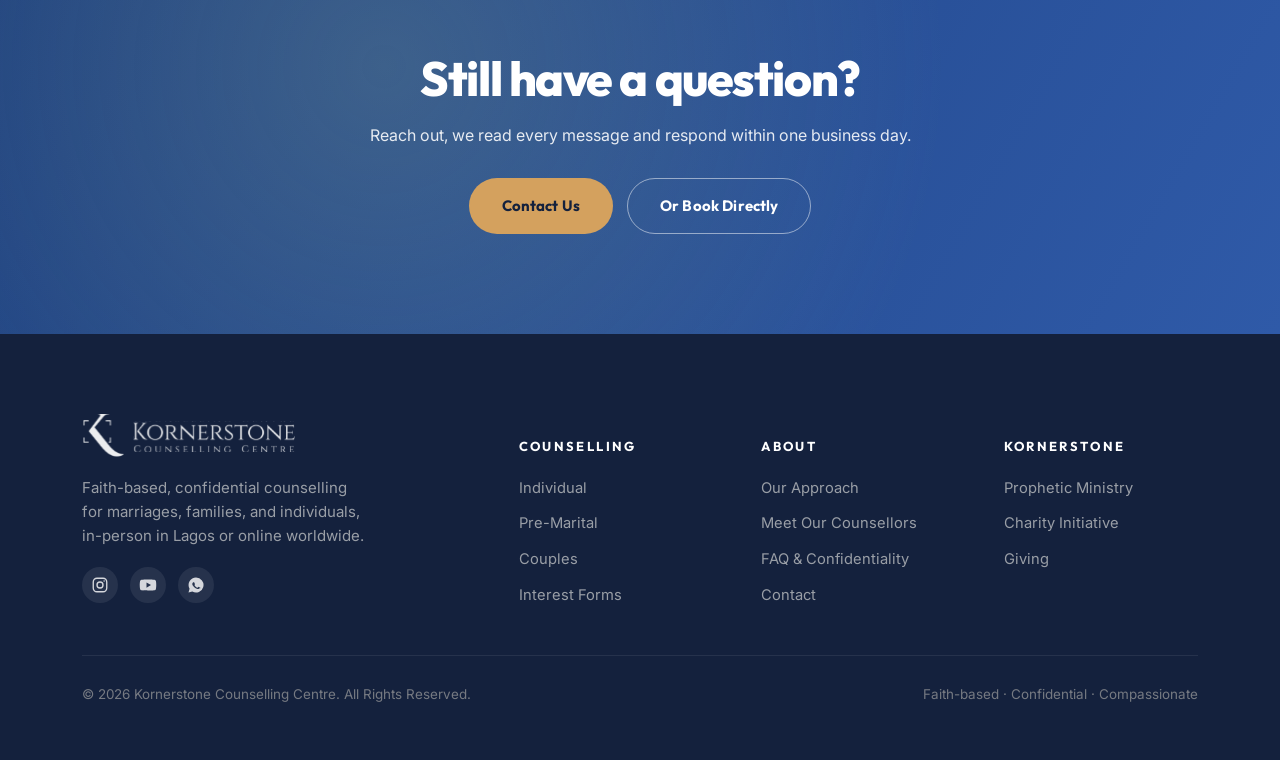
<file: faq.html>
<!DOCTYPE html>
<html lang="en">
<head>
<meta charset="UTF-8" />
<meta name="viewport" content="width=device-width, initial-scale=1.0" />
<title>FAQ, Confidentiality, Cost, Format &amp; What to Expect</title>
<meta name="description" content="Everything you might wonder before booking a session at Kornerstone Counselling Centre, confidentiality, cost, in-person vs online, what happens in your first session." />
<link rel="preconnect" href="https://fonts.googleapis.com" />
<link rel="preconnect" href="https://fonts.gstatic.com" crossorigin />
<link href="https://fonts.googleapis.com/css2?family=Inter:wght@400;500;600;700&family=Outfit:wght@500;600;700;800&display=swap" rel="stylesheet" />
<link rel="stylesheet" href="assets/styles.css" />
<meta name="theme-color" content="#2a6f6a" />
<link rel="icon" type="image/png" href="assets/favicon.png" />
<link rel="shortcut icon" href="favicon.ico" />
<link rel="apple-touch-icon" href="assets/favicon.png" />
<meta property="og:type" content="website" />
<meta property="og:site_name" content="Kornerstone Counselling Centre" />
<meta property="og:title" content="FAQ, Confidentiality, Cost, Format &amp; What to Expect" />
<meta property="og:description" content="Everything you might wonder before booking a session at Kornerstone Counselling Centre, confidentiality, cost, in-person vs online, what happens in your first session." />
<meta property="og:url" content="https://kstonecc.org/faq.html" />
<meta property="og:image" content="https://kstonecc.org/assets/photography/og.jpg" />
<meta name="twitter:image" content="https://kstonecc.org/assets/photography/og.jpg" />
<meta name="twitter:card" content="summary_large_image" />
<meta name="twitter:title" content="FAQ, Confidentiality, Cost, Format &amp; What to Expect" />
<meta name="twitter:description" content="Everything you might wonder before booking a session at Kornerstone Counselling Centre, confidentiality, cost, in-person vs online, what happens in your first session." />
<link rel="canonical" href="https://kstonecc.org/faq.html" />
<script type="application/ld+json">
{
  "@context": "https://schema.org",
  "@type": "ProfessionalService",
  "name": "Kornerstone Counselling Centre",
  "description": "Faith-based Christian counselling for marriages, families, and individuals, in-person in Lagos or online worldwide.",
  "url": "https://kstonecc.org",
  "logo": "https://kstonecc.org/assets/favicon.png",
  "image": "https://kstonecc.org/assets/photography/og.jpg",
  "priceRange": "Contact for pricing",
  "telephone": "+2348090659426",
  "email": "kstone@kstonecc.org",
  "address": {
    "@type": "PostalAddress",
    "streetAddress": "6a, Norman Williams Street",
    "addressLocality": "Ikoyi",
    "addressRegion": "Lagos",
    "addressCountry": "NG"
  },
  "areaServed": "Worldwide",
  "serviceType": ["Marriage Counselling","Family Counselling","Pre-Marital Counselling","Individual Counselling","Ministry and Leadership Counselling"],
  "sameAs": ["https://kstonepm.org"]
}
</script>
</head>
<body>
<div class="sister-bar"><div class="container sister-bar__inner"><span class="sister-bar__who">Kornerstone Counselling Centre</span><a class="sister-bar__link" href="https://kstonepm.org" target="_blank" rel="noopener">Looking for the ministry? Visit Kornerstone Prophetic Ministry <svg width="12" height="12" viewBox="0 0 24 24" fill="none" stroke="currentColor" stroke-width="2.4" aria-hidden="true" style="vertical-align:-1px;margin-left:3px;"><path d="M5 12h14M13 6l6 6-6 6"/></svg></a></div></div>
<header class="site-header">
  <div class="container nav">
    <a href="index.html" class="logo" aria-label="Kornerstone Counselling Centre">
      <img src="assets/logo.svg" alt="Kornerstone" class="logo__lockup" width="270" height="58" />
    </a>
    <nav class="nav-links" aria-label="Primary">
      <a href="index.html">Home</a>
      <a href="about.html">About</a>
      <a href="counselling.html">Counselling</a>
      <a href="counsellors.html">Our Counsellors</a>
      <a href="faq.html" class="active">FAQ</a>
      <a href="contact.html">Contact</a>
    </nav>
    <div class="nav-cta">
      <a href="book.html" class="btn btn--teal btn--sm">Book a Session</a>
      <button class="nav-toggle" aria-label="Menu"><span></span><span></span><span></span></button>
    </div>
  </div>
</header>

<section class="page-hero">
  <div class="container">
    <span class="eyebrow reveal">Answers to what most people ask</span>
    <h1 class="h-xl reveal" data-delay="1">Everything you're wondering, asked and answered.</h1>
    <p class="lead center reveal" data-delay="2" style="margin:22px auto 0;">Confidentiality, cost, format, faith questions, what to expect in your first session, all here. If you don't see your question, send it via the contact page.</p>
    <p class="crumb reveal" data-delay="2"><a href="index.html">Home</a> / FAQ</p>
  </div>
</section>

<section class="section">
  <div class="container">
    <div class="faq">
      <div class="faq-item">
        <button class="faq-q">Is what I share really confidential?<span class="plus">+</span></button>
        <div class="faq-a"><p>Yes. What you share in a session stays between you and your counsellor. The only exceptions we're bound by are extreme safety cases, imminent risk of harm to yourself, a child, or someone else. Outside of that, your story is held in trust.</p></div>
      </div>
      <div class="faq-item">
        <button class="faq-q">Do I have to be a Christian to come?<span class="plus">+</span></button>
        <div class="faq-a"><p>No. Everyone is welcome. Our counselling is rooted in Christian faith and Scripture, and we'll be honest with you about that, but we will never pressure you, judge you, or turn you away for where you are on your spiritual journey. Many of our clients arrived unsure and left with more clarity.</p></div>
      </div>
      <div class="faq-item">
        <button class="faq-q">How much does it cost?<span class="plus">+</span></button>
        <div class="faq-a"><p>Session fees are shared during your free 15-minute intake call so we can talk through the pathway and cadence that fits your situation. We also have reduced-fee places for those in financial hardship, never let cost be the reason you don't reach out.</p></div>
      </div>
      <div class="faq-item">
        <button class="faq-q">In person or online, which is better?<span class="plus">+</span></button>
        <div class="faq-a"><p>Both work well. In person (in Lagos) tends to feel richer for the first few sessions, especially for couples and families. Online (via Zoom) is preferred by many working professionals, people outside Lagos, and anyone travelling. We meet you where you are, literally.</p></div>
      </div>
      <div class="faq-item">
        <button class="faq-q">How long does counselling usually take?<span class="plus">+</span></button>
        <div class="faq-a"><p>It depends entirely on what you're bringing. Some situations shift meaningfully in 4-6 sessions. Others benefit from a longer arc, months of steady work. We'll always be honest with you about what we're seeing and never keep you in sessions longer than you need.</p></div>
      </div>
      <div class="faq-item">
        <button class="faq-q">Can I come alone if my spouse won't come?<span class="plus">+</span></button>
        <div class="faq-a"><p>Yes. Marriage counselling works best with both, but many people begin alone, for their own clarity, for the tools to communicate differently, or because a spouse isn't ready yet. That's a valid and often powerful place to start.</p></div>
      </div>
      <div class="faq-item">
        <button class="faq-q">What happens in my first session?<span class="plus">+</span></button>
        <div class="faq-a"><p>Your counsellor introduces themselves briefly, invites you to share what brought you in, in your own words, at your own pace, and then together you agree what to focus on and how often to meet. No pressure to have everything figured out. Just show up.</p></div>
      </div>
      <div class="faq-item">
        <button class="faq-q">What if I don't click with my counsellor?<span class="plus">+</span></button>
        <div class="faq-a"><p>Tell us. Fit matters enormously in counselling. We'll re-match you at no cost. This is your work; your comfort with your counsellor is part of what makes the work possible.</p></div>
      </div>
      <div class="faq-item">
        <button class="faq-q">How do I start?<span class="plus">+</span></button>
        <div class="faq-a"><p>Head to <a href="book.html">our interest forms</a>, pick the one that fits your situation (Individual, Pre-Marital, or Couples), and share a short note about what you’d like to talk about. Once we receive your form, we’ll follow up to guide you through the next steps.</p></div>
      </div>
    </div>
  </div>
</section>

<section class="cta-band">
  <div class="container">
    <h2 class="h-lg">Still have a question?</h2>
    <p>Reach out, we read every message and respond within one business day.</p>
    <div class="hero__actions"><a href="contact.html" class="btn btn--gold">Contact Us</a><a href="book.html" class="btn btn--outline-light">Or Book Directly</a></div>
  </div>
</section>
<footer class="site-footer">
  <div class="container">
    <div class="footer-grid">
      <div class="footer-brand">
        <a href="index.html" class="logo logo--footer" style="color:#fff;">
          <img src="assets/logo.svg" alt="Kornerstone" class="logo__lockup logo__lockup--invert" width="240" height="52" />
        </a>
        <p>Faith-based, confidential counselling for marriages, families, and individuals, in-person in Lagos or online worldwide.</p>
        <div class="socials">
          <a href="https://instagram.com/kstone_pm" target="_blank" rel="noopener" aria-label="Instagram"><svg width="18" height="18" viewBox="0 0 24 24" fill="none" stroke="currentColor" stroke-width="1.8"><rect x="3" y="3" width="18" height="18" rx="5"/><circle cx="12" cy="12" r="4"/><circle cx="17.5" cy="6.5" r="1" fill="currentColor" stroke="none"/></svg></a>
          <a href="https://youtube.com/kstonecc" target="_blank" rel="noopener" aria-label="YouTube"><svg width="18" height="18" viewBox="0 0 24 24" fill="currentColor"><path d="M23 12s0-3.5-.45-5.2a2.6 2.6 0 0 0-1.8-1.85C18.95 4.5 12 4.5 12 4.5s-6.95 0-8.75.45A2.6 2.6 0 0 0 1.45 6.8C1 8.5 1 12 1 12s0 3.5.45 5.2a2.6 2.6 0 0 0 1.8 1.85c1.8.45 8.75.45 8.75.45s6.95 0 8.75-.45a2.6 2.6 0 0 0 1.8-1.85C23 15.5 23 12 23 12ZM10 15.5v-7l6 3.5Z"/></svg></a>
          <a href="https://wa.me/+2348090659426" target="_blank" rel="noopener" aria-label="WhatsApp"><svg width="18" height="18" viewBox="0 0 24 24" fill="currentColor"><path d="M12 2a10 10 0 0 0-8.6 15l-1.4 5 5.1-1.3A10 10 0 1 0 12 2Zm5.3 14.1c-.2.6-1.3 1.2-1.8 1.2-.5.1-1 .3-3.4-.7s-3.9-3.4-4-3.6-1-1.3-1-2.5.6-1.8.9-2c.2-.3.5-.3.6-.3h.5c.2 0 .4 0 .6.5l.8 2c.1.2.1.4 0 .5l-.4.5c-.2.2-.3.4-.1.7s.7 1.2 1.5 1.9c1 .9 1.8 1.1 2.1 1.3.2.1.4 0 .5-.1l.7-.9c.2-.3.4-.2.6-.1l1.9.9c.2.1.4.2.4.3.1.2.1.5 0 1Z"/></svg></a>
        </div>
      </div>
      <div class="footer">
        <h5>Counselling</h5>
        <ul class="footer-links">
          <li><a href="counselling.html#individual">Individual</a></li>
          <li><a href="counselling.html#premarital">Pre-Marital</a></li>
          <li><a href="counselling.html#couples">Couples</a></li>
          <li><a href="book.html">Interest Forms</a></li>
        </ul>
      </div>
      <div class="footer">
        <h5>About</h5>
        <ul class="footer-links">
          <li><a href="about.html">Our Approach</a></li>
          <li><a href="counsellors.html">Meet Our Counsellors</a></li>
          <li><a href="faq.html">FAQ &amp; Confidentiality</a></li>
          <li><a href="contact.html">Contact</a></li>
        </ul>
      </div>
      <div class="footer">
        <h5>Kornerstone</h5>
        <ul class="footer-links">
          <li><a href="https://kstonepm.org" target="_blank" rel="noopener">Prophetic Ministry</a></li>
          <li><a href="https://kstonepm.org/charity.html" target="_blank" rel="noopener">Charity Initiative</a></li>
          <li><a href="https://kstonepm.org/giving.html" target="_blank" rel="noopener">Giving</a></li>
        </ul>
      </div>
    </div>
    <div class="footer-bottom">
      <p>&copy; <span id="year">2026</span> Kornerstone Counselling Centre. All Rights Reserved.</p>
      <p>Faith-based · Confidential · Compassionate</p>
    </div>
  </div>
</footer>
<script src="assets/script.js" defer></script>
</body>
</html>
</file>
<file: assets/styles.css>
/* ============================================================
   Kornerstone Counselling Centre — kstonecc.org
   Design system: soft therapeutic palette (teal + muted gold + sage),
   same brand DNA as Kornerstone Prophetic Ministry.
   ============================================================ */

:root {
  /* Palette — sister to Kornerstone Prophetic Ministry (blue #235FDF), warmer for counselling.
     Deep navy replaces the ministry's near-black; a softer trust-blue replaces the sharp electric blue;
     a warm amber accent adds emotional warmth. Cream/paper backgrounds keep it inviting. */
  --teal:      #2f5aa8;   /* trust blue — primary accent (var name kept for continuity) */
  --teal-d:    #1e4180;   /* deep navy blue — headings/hover */
  --teal-2:    #6b8fc9;   /* sky (matches ministry sky) */
  --teal-50:   #eaf1fb;   /* light blue wash */
  --gold:      #d4a15e;   /* warm amber accent */
  --gold-d:    #a67b3f;
  --gold-50:   #f8ecd6;
  --sage:      #7ea3c6;   /* sky-echo — kept for legacy references */
  --sage-50:   #eaf1fb;
  --cream:     #faf7f2;   /* warm cream */
  --paper:     #f2ede4;   /* warm paper */
  --ink:       #14213d;   /* deep navy — softer than the ministry's near-black */
  --text:      #2a334a;
  --muted:     #566079;
  --muted-d:   #8590a8;
  --faint:     #b8c0d0;
  --line:      #e5e0d2;
  --line-d:    #c9c2b3;

  --sans:    'Inter', system-ui, sans-serif;
  --display: 'Outfit', 'Inter', system-ui, sans-serif;

  --ease:   cubic-bezier(0.16, 1, 0.3, 1);
  --radius: 14px;
}

*,*::before,*::after { box-sizing: border-box; }
html { scroll-behavior: smooth; overflow-y: scroll; }
body { margin: 0; font-family: var(--sans); color: var(--text); background: var(--cream); line-height: 1.6; -webkit-font-smoothing: antialiased; -moz-osx-font-smoothing: grayscale; overflow-x: clip; }
img,svg,video { display: block; max-width: 100%; height: auto; }
button { font: inherit; }
a { color: var(--teal-d); text-decoration: none; transition: color .2s; }
a:hover { color: var(--gold-d); }
hr { border: 0; height: 1px; background: var(--line); margin: 32px 0; }
::selection { background: var(--teal); color: #fff; }

.container { max-width: 1180px; margin: 0 auto; padding-inline: 32px; }
.center { text-align: center; }

.eyebrow { font-family: var(--display); font-weight: 600; font-size: 12px; letter-spacing: .22em; text-transform: uppercase; color: var(--teal); display: inline-block; margin-bottom: 14px; }

h1,h2,h3,h4 { font-family: var(--display); font-weight: 800; line-height: 1.08; letter-spacing: -0.03em; color: var(--ink); text-wrap: balance; margin: 0 0 12px; }
h1 { font-size: clamp(2.4rem, 5vw, 4rem); }
h2 { font-size: clamp(1.7rem, 3.4vw, 2.6rem); }
h3 { font-size: 1.35rem; }
h4 { font-size: 1.1rem; }

.h-xl { font-size: clamp(2.8rem, 5.8vw, 5rem); font-weight: 800; line-height: 1.02; letter-spacing: -0.04em; }
.h-lg { font-size: clamp(2rem, 3.8vw, 3rem); font-weight: 800; line-height: 1.1; letter-spacing: -0.03em; }
.h-md { font-size: clamp(1.4rem, 2.4vw, 1.9rem); font-weight: 700; }

p { margin: 0 0 14px; text-wrap: pretty; }
.lead { font-size: clamp(1.06rem, 1.4vw, 1.2rem); color: var(--muted); line-height: 1.65; max-width: 62ch; }
.lead.center { margin-inline: auto; }
.muted { color: var(--muted); }

/* Buttons */
.btn { display: inline-flex; align-items: center; justify-content: center; gap: 10px; font-family: var(--display); font-weight: 700; font-size: 15px; letter-spacing: .01em; padding: 15px 32px; border-radius: 999px; border: 1.5px solid transparent; cursor: pointer; text-decoration: none; transition: transform .3s var(--ease), background .3s, border-color .3s, color .3s, box-shadow .3s; }
.btn:hover { transform: translateY(-2px); }
.btn--teal { background: var(--teal); color: #fff; box-shadow: 0 6px 20px -8px rgba(42,111,106,.45); }
.btn--teal:hover { background: var(--teal-d); color: #fff; box-shadow: 0 12px 28px -10px rgba(42,111,106,.55); }
.btn--gold { background: var(--gold); color: var(--ink); }
.btn--gold:hover { background: var(--gold-d); color: #fff; }
.btn--outline { background: transparent; color: var(--teal-d); border-color: var(--teal); }
.btn--outline:hover { background: var(--teal); color: #fff; }
.btn--outline-light { background: transparent; color: #fff; border-color: rgba(255,255,255,.5); }
.btn--outline-light:hover { background: rgba(255,255,255,.12); color: #fff; }
.btn--sm { padding: 11px 20px; font-size: 14px; }

/* Header */
.site-header { position: sticky; top: 0; z-index: 100; padding: 18px 0; background: rgba(250,247,242,0.94); backdrop-filter: blur(14px); -webkit-backdrop-filter: blur(14px); border-bottom: 1px solid var(--line); }
.nav { display: flex; align-items: center; justify-content: space-between; gap: 24px; }
.logo { display: flex; align-items: center; gap: 10px; flex: none; text-decoration: none; }
.logo__lockup { height: 46px; width: auto; display: block; }
/* Footer logo needs the light background version — invert the colored raster inside the SVG */
.logo__lockup--invert { filter: brightness(0) invert(1); opacity: .92; }
@media (max-width: 600px) {
  .logo__lockup { height: 40px; }
}

.nav-links { display: flex; align-items: center; gap: 30px; }
.nav-links a { font-family: var(--sans); font-size: 14.5px; font-weight: 500; color: var(--muted); position: relative; transition: color .25s; }
.nav-links a:hover, .nav-links a.active { color: var(--teal-d); }
.nav-links a.active::after { content:''; position: absolute; left: 0; right: 0; bottom: -8px; height: 2px; background: var(--teal); border-radius: 2px; }
.nav-cta { display: flex; align-items: center; gap: 14px; }
.nav-toggle { display: none; background: none; border: 0; cursor: pointer; padding: 8px; z-index: 110; }
.nav-toggle span { display: block; width: 26px; height: 2px; background: var(--ink); margin: 6px 0; transition: .3s var(--ease); }
.nav-toggle.open span:nth-child(1) { transform: translateY(8px) rotate(45deg); }
.nav-toggle.open span:nth-child(2) { opacity: 0; }
.nav-toggle.open span:nth-child(3) { transform: translateY(-8px) rotate(-45deg); }

/* Hero */
.hero { position: relative; padding: 100px 0 120px; background: radial-gradient(circle at 20% 20%, rgba(139,168,136,.20), rgba(139,168,136,0) 55%), radial-gradient(circle at 80% 80%, rgba(201,169,97,.18), rgba(201,169,97,0) 55%), linear-gradient(180deg, var(--cream) 0%, var(--paper) 100%); overflow: hidden; }
.hero__eyebrow { color: var(--teal); font-family: var(--display); font-weight: 600; font-size: 13px; letter-spacing: .22em; text-transform: uppercase; display: inline-block; margin-bottom: 20px; }
.hero__title { color: var(--ink); font-family: var(--display); font-weight: 800; font-size: clamp(2.6rem, 5.4vw, 5rem); line-height: 1.03; letter-spacing: -0.035em; margin: 0 0 22px; }
.hero__title .g { color: var(--gold-d); }
.hero__title .t { color: var(--teal-d); }
.hero__support { font-size: clamp(1.05rem, 1.4vw, 1.2rem); color: var(--muted); max-width: 55ch; line-height: 1.65; margin: 0 0 30px; }
.hero__actions { display: flex; flex-wrap: wrap; gap: 14px; }
.hero__reassurance { display: inline-flex; align-items: center; gap: 10px; margin-top: 28px; padding: 10px 18px; background: rgba(255,255,255,.7); border: 1px solid var(--line); border-radius: 999px; font-size: 13.5px; color: var(--muted); }
.hero__reassurance .dot { width: 8px; height: 8px; border-radius: 50%; background: var(--sage); }


/* Hero split — copy on left, portrait image on right */
.hero--split { padding: 90px 0 100px; }
.hero--split .hero__grid { display: grid; grid-template-columns: minmax(0, 1.05fr) minmax(0, 1fr); gap: 60px; align-items: center; }
.hero--split .hero__media { border-radius: 22px; overflow: hidden; box-shadow: 0 30px 60px -30px rgba(20, 33, 61, .35); position: relative; aspect-ratio: 4/5; }
.hero--split .hero__media::after { content: ''; position: absolute; inset: 0; background: linear-gradient(180deg, transparent 55%, rgba(20,33,61,.18) 100%); }
.hero--split .hero__media img { width: 100%; height: 100%; object-fit: cover; }
@media (max-width: 900px) {
  .hero--split .hero__grid { grid-template-columns: 1fr; gap: 40px; }
  .hero--split .hero__media { aspect-ratio: 16/11; }
}

/* Section basics */
.section { padding: 90px 0; position: relative; }
.section--paper { background: var(--paper); }
.section--sage { background: var(--sage-50); }
.section--tight { padding: 60px 0; }

/* Pathway cards */
.pathways { display: grid; grid-template-columns: repeat(3, 1fr); gap: 22px; margin-top: 48px; }
.pathway { background: #fff; border: 1px solid var(--line); border-radius: var(--radius); padding: 34px 30px 30px; display: flex; flex-direction: column; transition: transform .4s var(--ease), border-color .4s, box-shadow .4s; text-decoration: none; color: inherit; }
.pathway:hover { transform: translateY(-4px); border-color: var(--teal-2); box-shadow: 0 22px 46px -28px rgba(42,111,106,.35); }
.pathway__icon { width: 48px; height: 48px; border-radius: 12px; background: var(--teal-50); color: var(--teal); display: grid; place-items: center; margin-bottom: 22px; }
.pathway__icon svg { width: 24px; height: 24px; }
.pathway h3 { color: var(--ink); margin-bottom: 10px; }
.pathway p { color: var(--muted); font-size: .96rem; margin-bottom: 20px; flex: 1; }
.pathway__arrow { display: inline-flex; align-items: center; gap: 8px; color: var(--teal-d); font-weight: 600; font-size: 14px; }
.pathway:hover .pathway__arrow { color: var(--gold-d); gap: 12px; }

/* How it works steps */
.steps { display: grid; grid-template-columns: repeat(3, 1fr); gap: 22px; margin-top: 48px; }
.step { text-align: left; }
.step__num { width: 52px; height: 52px; border-radius: 50%; background: var(--gold-50); color: var(--gold-d); display: grid; place-items: center; font-family: var(--display); font-weight: 800; font-size: 20px; margin-bottom: 22px; }
.step h3 { margin-bottom: 10px; }
.step p { color: var(--muted); font-size: .98rem; }

/* Counsellor bios */
.counsellors { display: grid; grid-template-columns: repeat(2, 1fr); gap: 26px; margin-top: 48px; }
.counsellor { background: #fff; border: 1px solid var(--line); border-radius: var(--radius); padding: 32px; display: grid; grid-template-columns: 120px 1fr; gap: 24px; }
.counsellor__photo { width: 120px; height: 120px; border-radius: 50%; background: var(--teal-50); color: var(--teal); display: grid; place-items: center; font-family: var(--display); font-weight: 800; font-size: 3rem; overflow: hidden; }
.counsellor__photo img { width: 100%; height: 100%; object-fit: cover; }
.counsellor h3 { color: var(--ink); margin-bottom: 4px; }
.counsellor .role { font-family: var(--display); font-weight: 500; font-size: .95rem; color: var(--teal); margin-bottom: 12px; }
.counsellor p { color: var(--muted); font-size: .94rem; margin-bottom: 12px; }
.counsellor__creds { display: flex; flex-wrap: wrap; gap: 6px; }
.counsellor__creds span { font-size: 11px; font-weight: 600; letter-spacing: .06em; text-transform: uppercase; color: var(--teal-d); background: var(--teal-50); padding: 4px 10px; border-radius: 999px; }

/* FAQ */
.faq { max-width: 780px; margin: 48px auto 0; }
.faq-item { border-bottom: 1px solid var(--line); }
.faq-q { width: 100%; text-align: left; background: none; border: 0; cursor: pointer; padding: 26px 0; display: flex; justify-content: space-between; align-items: center; gap: 20px; font-family: var(--display); font-weight: 700; font-size: 1.08rem; color: var(--ink); }
.faq-q .plus { flex: none; width: 28px; height: 28px; border-radius: 50%; background: var(--teal-50); color: var(--teal); display: grid; place-items: center; font-size: 1.4rem; transition: transform .3s var(--ease); }
.faq-item.open .faq-q .plus { transform: rotate(45deg); }
.faq-a { max-height: 0; overflow: hidden; transition: max-height .35s var(--ease); }
.faq-a p { color: var(--muted); padding: 0 0 26px; margin: 0; }

/* Booking embed */
.booking-embed { background: #fff; border: 1px solid var(--line); border-radius: var(--radius); padding: 32px; margin-top: 48px; }
.booking-embed .calendly-inline-widget { min-height: 700px; }

/* CTA band */
.cta-band { position: relative; background: radial-gradient(circle at 30% 30%, rgba(139,168,136,.25), rgba(139,168,136,0) 60%), linear-gradient(120deg, var(--teal-d), var(--teal)); color: #fff; padding: 100px 0; text-align: center; overflow: hidden; }
.cta-band h2 { color: #fff; margin-bottom: 18px; }
.cta-band p { color: rgba(255,255,255,.88); max-width: 60ch; margin: 0 auto 30px; }
.cta-band .hero__actions { justify-content: center; }

/* Testimonial */
.testimonial-band { background: var(--sage-50); padding: 100px 0; }
.testimonial { max-width: 780px; margin: 0 auto; text-align: center; }
.testimonial blockquote { font-family: var(--display); font-weight: 500; font-size: clamp(1.4rem, 2.6vw, 1.9rem); color: var(--ink); line-height: 1.4; letter-spacing: -0.01em; margin: 0 0 24px; text-wrap: balance; }
.testimonial cite { font-style: normal; color: var(--muted); font-size: .94rem; font-weight: 500; letter-spacing: .06em; text-transform: uppercase; }

/* Forms */
.form-card { background: #fff; border: 1px solid var(--line); border-radius: var(--radius); padding: 36px; }
.field { margin-bottom: 18px; }
.field label { display: block; font-family: var(--display); font-weight: 600; font-size: 13px; letter-spacing: .04em; color: var(--muted); margin-bottom: 6px; }
.field input,.field textarea,.field select { width: 100%; padding: 14px 16px; border-radius: 10px; background: var(--cream); border: 1px solid var(--line-d); color: var(--text); font-family: var(--sans); font-size: 15px; transition: border-color .3s, box-shadow .3s, background .3s; }
.field input:focus,.field textarea:focus,.field select:focus { outline: none; border-color: var(--teal); background: #fff; box-shadow: 0 0 0 4px rgba(42,111,106,.12); }
.field textarea { min-height: 130px; resize: vertical; }
.field-row { display: grid; grid-template-columns: 1fr 1fr; gap: 16px; }
.form-note { font-size: 13px; color: var(--muted); margin-top: 14px; }

/* Footer */
.site-footer { background: var(--ink); color: #d5d7dc; padding: 80px 0 40px; }
.footer-grid { display: grid; grid-template-columns: 2fr 1fr 1fr 1fr; gap: 48px; margin-bottom: 48px; }
.footer-brand p { color: #999ea6; margin: 16px 0; max-width: 32ch; font-size: .94rem; }
.footer h5 { color: #fff; font-family: var(--display); font-weight: 700; font-size: 13px; letter-spacing: .18em; text-transform: uppercase; margin-bottom: 18px; }
.footer-links { list-style: none; padding: 0; margin: 0; display: flex; flex-direction: column; gap: 10px; }
.footer-links a { color: #999ea6; font-size: .92rem; }
.footer-links a:hover { color: var(--gold); }
.socials { display: flex; gap: 12px; margin-top: 18px; }
.socials a { width: 36px; height: 36px; border-radius: 50%; display: grid; place-items: center; background: rgba(255,255,255,.08); color: #d5d7dc; }
.socials a:hover { background: var(--teal); color: #fff; }
.footer-bottom { border-top: 1px solid rgba(255,255,255,.08); padding-top: 28px; display: flex; justify-content: space-between; flex-wrap: wrap; gap: 12px; font-size: .84rem; color: #767a82; }

/* Reveal — only hidden when JS is ready; fully visible fallback if JS never runs */
.js-ready .reveal { opacity: 0; transform: translateY(24px); transition: opacity .8s var(--ease), transform .8s var(--ease); }
.js-ready .reveal.in { opacity: 1; transform: none; }
.js-ready .reveal[data-delay="1"] { transition-delay: .08s; }
.js-ready .reveal[data-delay="2"] { transition-delay: .16s; }
.js-ready .reveal[data-delay="3"] { transition-delay: .24s; }
.js-ready .reveal[data-delay="4"] { transition-delay: .32s; }
@media (prefers-reduced-motion: reduce) {
  .js-ready .reveal { opacity: 1 !important; transform: none !important; transition: none !important; }
}

/* Page hero */
.page-hero { padding: 90px 0 60px; background: radial-gradient(circle at 70% 30%, rgba(139,168,136,.18), rgba(139,168,136,0) 60%), linear-gradient(180deg, var(--cream), var(--paper)); text-align: center; }
.page-hero h1 { max-width: 20ch; margin-inline: auto; }
.page-hero .crumb { color: var(--faint); font-size: 13px; margin-top: 20px; }
.page-hero .crumb a { color: var(--muted); }

/* Feature (image + text) */
.feature { display: grid; grid-template-columns: 1fr 1fr; gap: 60px; align-items: center; }
.feature__media { border-radius: var(--radius); overflow: hidden; background: var(--paper); }
.feature__media img { width: 100%; height: 100%; object-fit: cover; }
.feature__body h2 { margin-bottom: 20px; }
.feature.reverse .feature__media { order: 2; }

/* Approach cards */
.approach-grid { display: grid; grid-template-columns: repeat(2, 1fr); gap: 22px; margin-top: 48px; }
.approach-card { background: #fff; border: 1px solid var(--line); border-radius: var(--radius); padding: 30px; }
.approach-card h3 { color: var(--teal-d); margin-bottom: 10px; }
.approach-card p { color: var(--muted); margin: 0; font-size: .95rem; }

/* Responsive */
@media (max-width: 900px) {
  .pathways { grid-template-columns: 1fr; }
  .steps { grid-template-columns: 1fr; }
  .counsellors { grid-template-columns: 1fr; }
  .counsellor { grid-template-columns: 100px 1fr; padding: 24px; }
  .counsellor__photo { width: 100px; height: 100px; font-size: 2.4rem; }
  .approach-grid { grid-template-columns: 1fr; }
  .feature { grid-template-columns: 1fr; gap: 40px; }
  .feature.reverse .feature__media { order: 0; }
  .footer-grid { grid-template-columns: 1fr 1fr; gap: 32px; }
  .field-row { grid-template-columns: 1fr; }
  .hero { padding: 60px 0 80px; }
  .section { padding: 60px 0; }
  .cta-band, .testimonial-band { padding: 70px 0; }
  .nav-toggle { display: block; }
  .nav-links { position: fixed; inset: 0 0 0 auto; width: min(86vw, 380px); flex-direction: column; align-items: stretch; gap: 2px; background: #fff; box-shadow: -18px 0 60px rgba(0,0,0,.15); transform: translateX(100%); transition: transform .45s var(--ease); padding: 100px 34px 44px; overflow-y: auto; }
  .nav-links.open { transform: none; }
  .nav-links a { font-size: 20px; font-weight: 600; padding: 14px 0; }
  .nav-cta .btn { display: none; }
}
@media (max-width: 560px) {
  .footer-grid { grid-template-columns: 1fr; }
  .hero__actions .btn { width: 100%; }
  .container { padding-inline: 22px; }
}


/* Sister-site bar (above header), counselling palette variant */
.sister-bar { background: var(--ink); color: #cfd4df; font-size: 12.5px; border-bottom: 1px solid rgba(255,255,255,.06); }
.sister-bar__inner { display: flex; align-items: center; justify-content: space-between; padding-block: 8px; gap: 20px; flex-wrap: wrap; }
.sister-bar__who { font-family: var(--display); font-weight: 600; letter-spacing: .14em; text-transform: uppercase; font-size: 11px; color: var(--muted-d); }
.sister-bar__link { color: #fff; font-weight: 500; text-decoration: none; display: inline-flex; align-items: center; gap: 4px; }
.sister-bar__link:hover { color: var(--gold); }
@media (max-width: 560px) {
  .sister-bar__who { display: none; }
  .sister-bar__inner { justify-content: center; }
}
</file>
